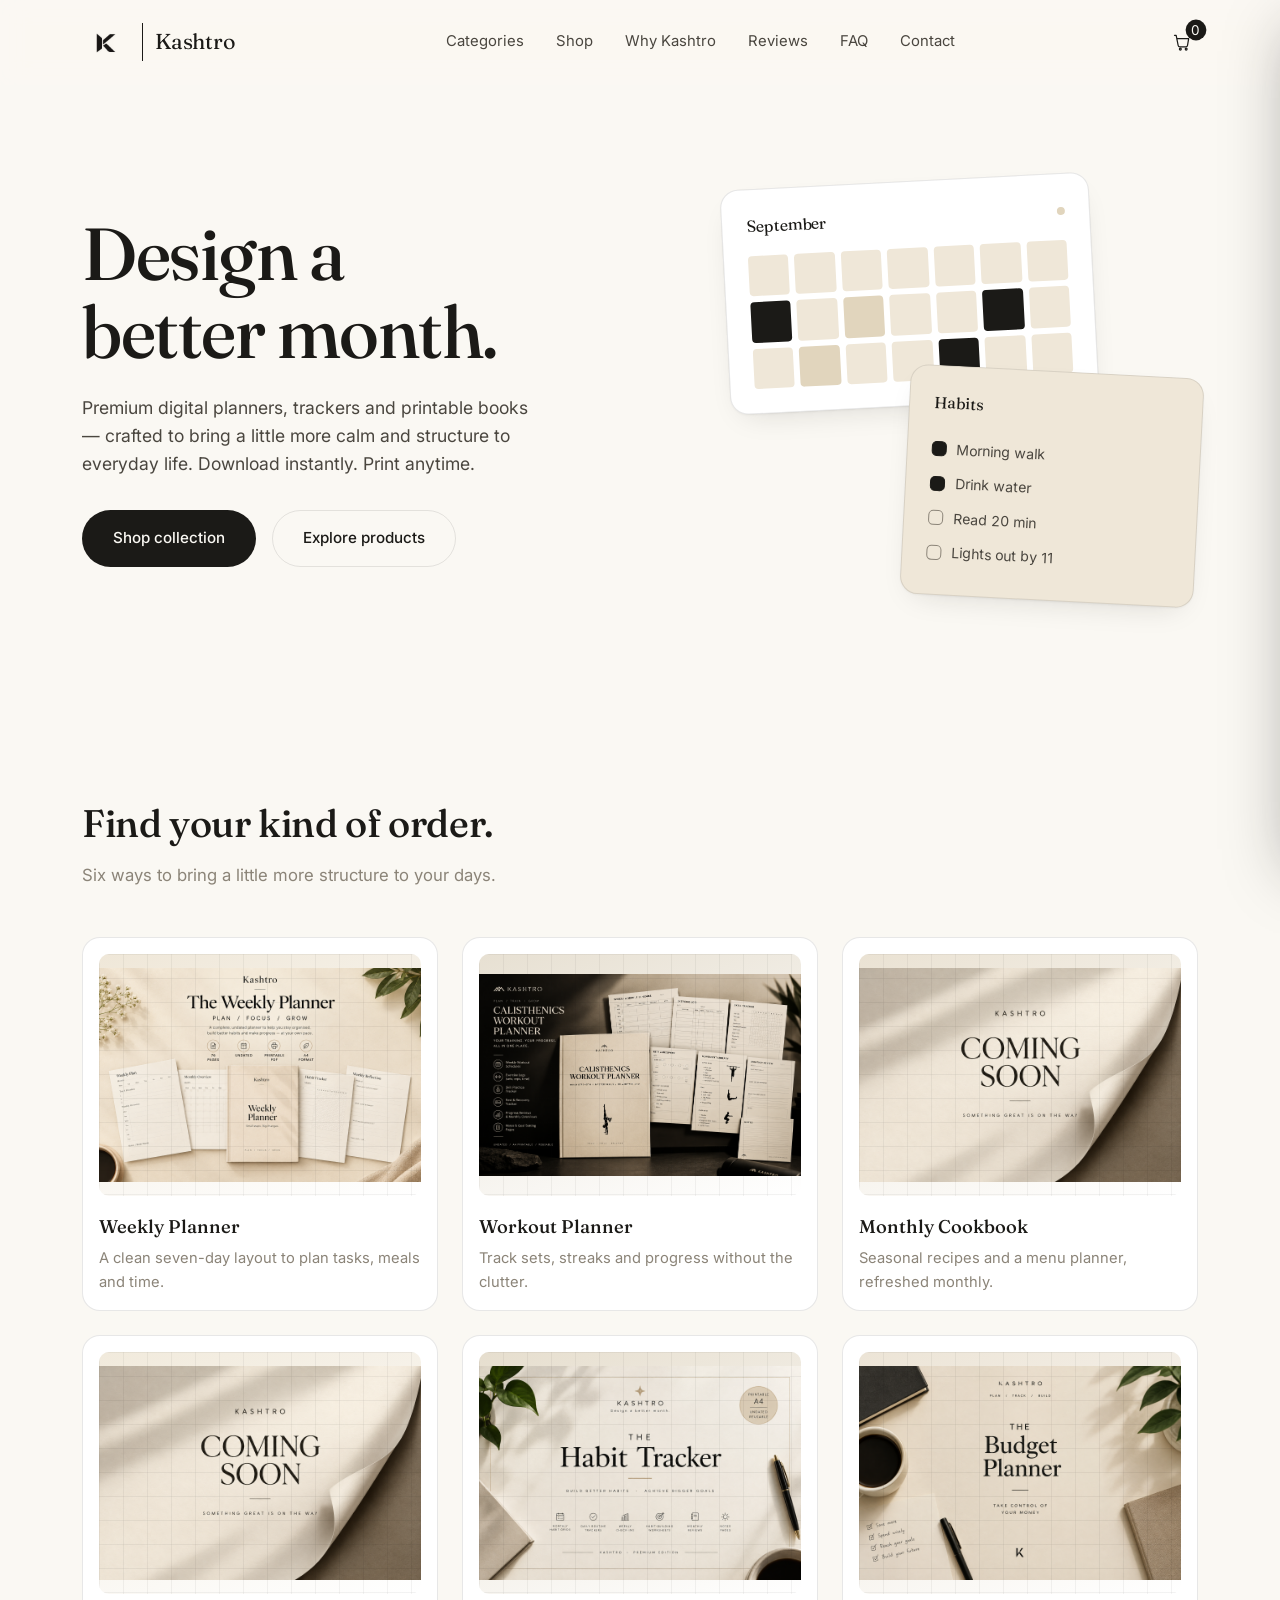
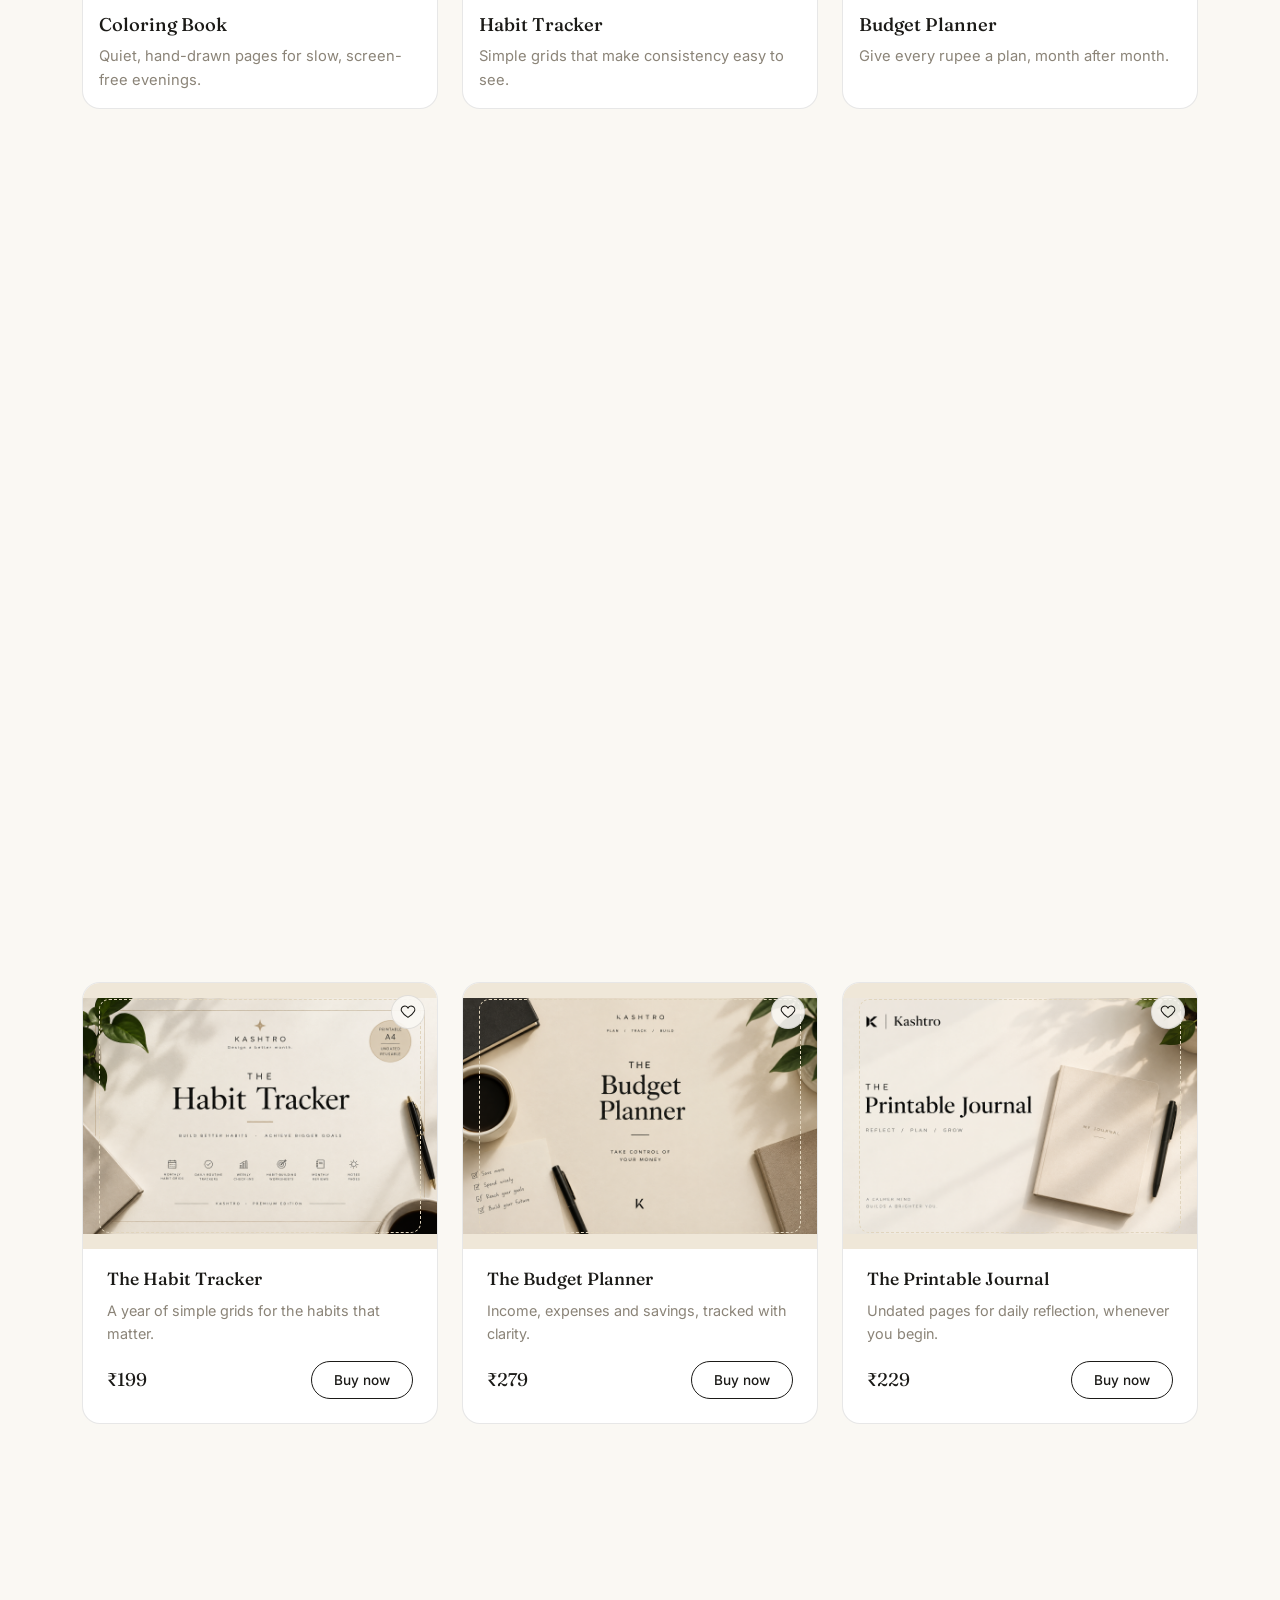
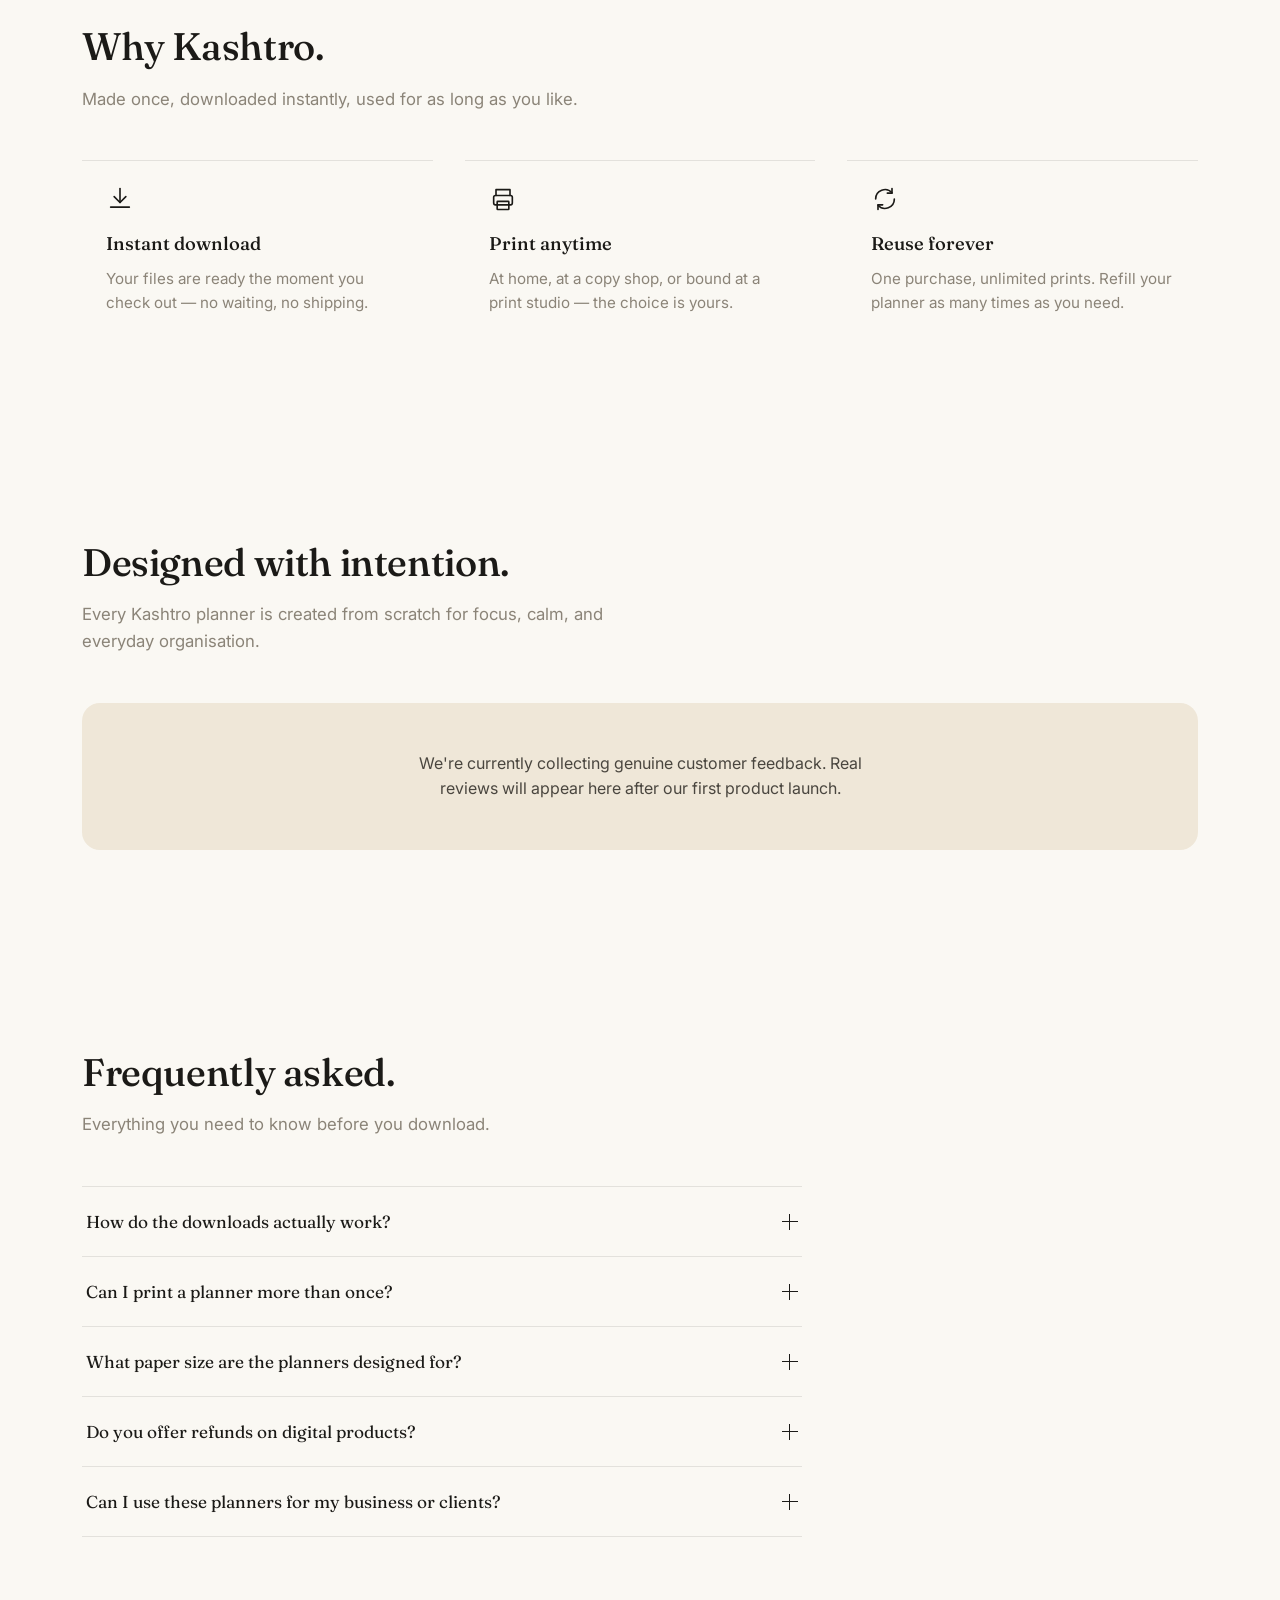
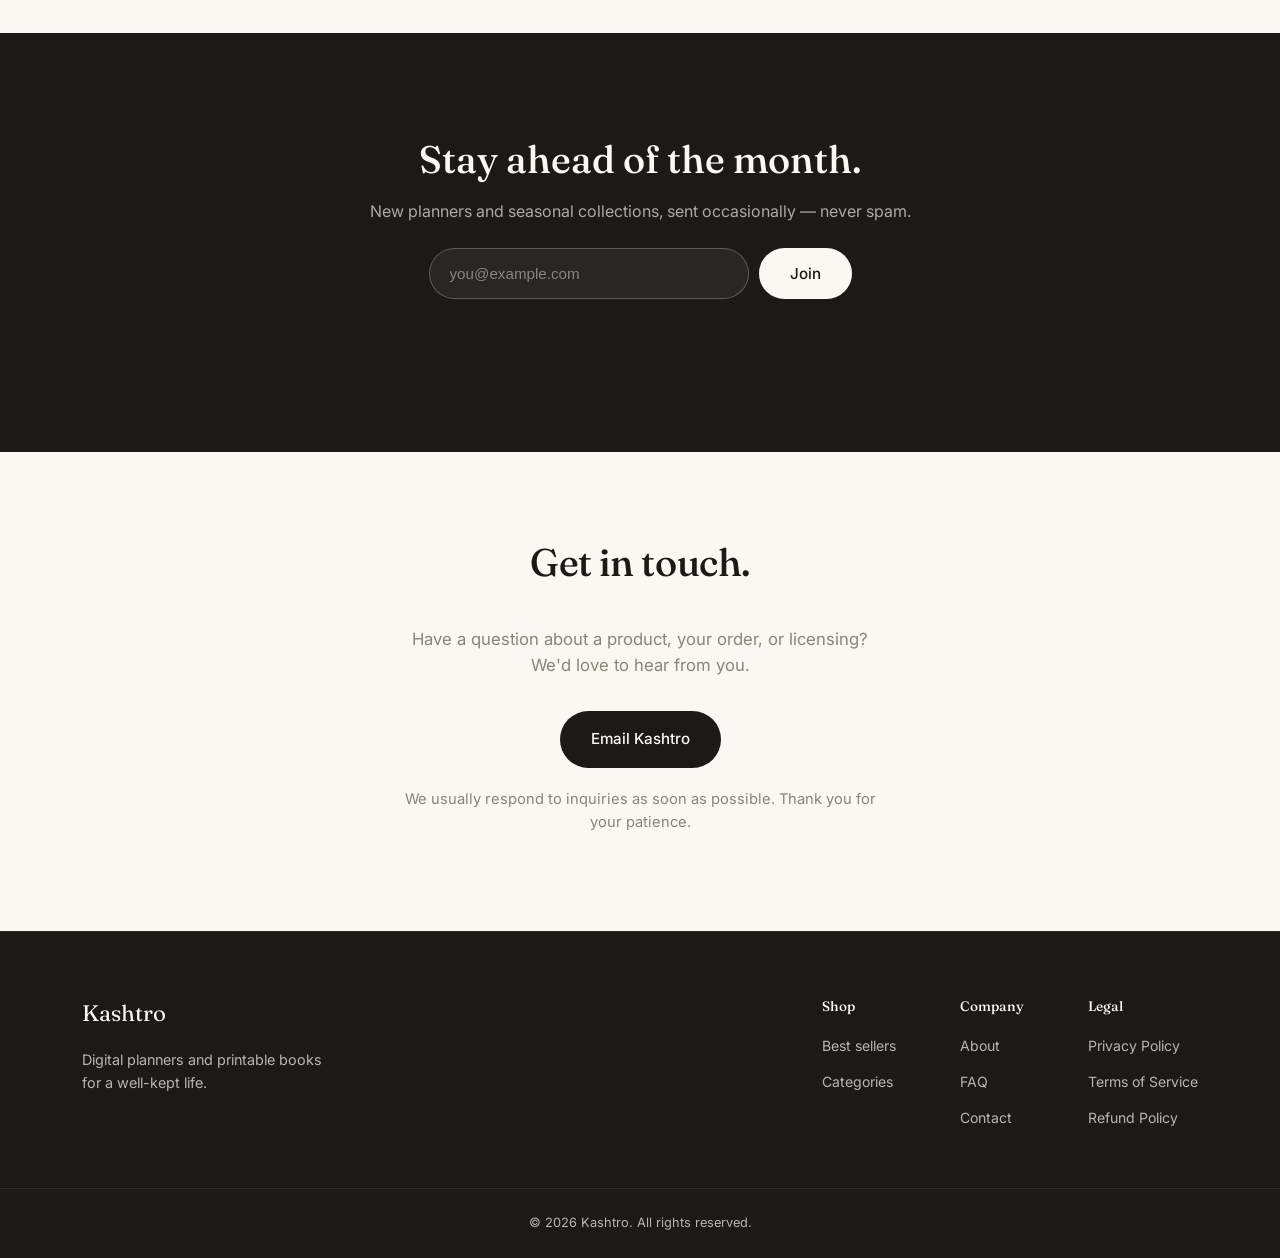
<file: index.html>
<!DOCTYPE html>
<html lang="en">
<head>
  <link rel="icon" type="image/png" href="Favicon.png">
  <meta charset="UTF-8">
  <meta name="viewport" content="width=device-width, initial-scale=1.0">
  <title>Kashtro — Design a better month.</title>
  <meta name="description" content="Kashtro is a digital publishing studio designing premium planners, trackers and printable books for a calmer, better-kept life.">

  <!-- Google Fonts: Fraunces (display serif) + Inter (body/UI). Falls back to system fonts if offline. -->
  <link rel="preconnect" href="https://fonts.googleapis.com">
  <link rel="preconnect" href="https://fonts.gstatic.com" crossorigin>
  <link href="https://fonts.googleapis.com/css2?family=Fraunces:opsz,wght@9..144,400;9..144,500;9..144,600&family=Inter:wght@400;500;600&display=swap" rel="stylesheet">

  <link rel="stylesheet" href="style.css">
</head>
<body>

  <a class="skip-link" href="#main">Skip to content</a>

  <!-- ============ HEADER / STICKY NAV ============ -->
  <header class="site-header" id="siteHeader">
    <div class="nav-wrap">
      <a href="#hero" class="logo" data-scroll>
        <img src="Kashtro-K-Logo.png" alt="" class="logo-icon">
        <span class="logo-divider"></span>
        <span>Kashtro</span>
      </a>

      <nav class="nav-links" id="navLinks">
        <a href="#categories" data-scroll>Categories</a>
        <a href="#bestsellers" data-scroll>Shop</a>
        <a href="#why" data-scroll>Why Kashtro</a>
        <a href="#reviews" data-scroll>Reviews</a>
        <a href="#faq" data-scroll>FAQ</a>
        <a href="#contact" data-scroll>Contact</a>
      </nav>

      <div class="nav-actions">
        <button class="cart-btn" id="cartBtn" aria-label="Open cart" aria-haspopup="true" aria-expanded="false">
          <svg width="20" height="20" viewBox="0 0 24 24" fill="none" stroke="currentColor" stroke-width="1.5">
            <path d="M3 4h2l2.4 12.2a2 2 0 0 0 2 1.6h7.2a2 2 0 0 0 2-1.6L20 8H6.2" stroke-linecap="round" stroke-linejoin="round"/>
            <circle cx="10" cy="20.5" r="1.1"/>
            <circle cx="17" cy="20.5" r="1.1"/>
          </svg>
          <span class="cart-count" id="cartCount">0</span>
        </button>

        <button class="menu-toggle" id="menuToggle" aria-label="Open menu" aria-expanded="false" aria-controls="navLinks">
          <span></span><span></span><span></span>
        </button>
      </div>
    </div>
  </header>

  <main id="main">

    <!-- ============ HERO ============ -->
    <section class="hero" id="hero">
      <div class="hero-inner">
        <div class="hero-copy reveal">
          <h1 class="hero-title">Design a<br>better month.</h1>
          <p class="hero-subtitle">
            Premium digital planners, trackers and printable books —
            crafted to bring a little more calm and structure to
            everyday life. Download instantly. Print anytime.
          </p>
          <div class="hero-actions">
            <a href="#bestsellers" class="btn btn-primary" data-scroll>Shop collection</a>
            <a href="#categories" class="btn btn-secondary" data-scroll>Explore products</a>
          </div>
        </div>

        <!-- Hero visual: a built, not photographed, planner mockup -->
        <div class="hero-visual reveal">
          <div class="mock-card mock-calendar" aria-hidden="true">
            <div class="mock-card-head">
              <span>September</span>
              <span class="mock-dot"></span>
            </div>
            <div class="mock-grid">
              <span></span><span></span><span></span><span></span><span></span><span></span><span></span>
              <span class="filled"></span><span></span><span class="filled soft"></span><span></span><span></span><span class="filled"></span><span></span>
              <span></span><span class="filled soft"></span><span></span><span></span><span class="filled"></span><span></span><span></span>
            </div>
          </div>
          <div class="mock-card mock-checklist" aria-hidden="true">
            <div class="mock-card-head">
              <span>Habits</span>
            </div>
            <ul class="mock-list">
              <li><span class="mock-check checked"></span>Morning walk</li>
              <li><span class="mock-check checked"></span>Drink water</li>
              <li><span class="mock-check"></span>Read 20 min</li>
              <li><span class="mock-check"></span>Lights out by 11</li>
            </ul>
          </div>
        </div>
      </div>
    </section>

    <!-- ============ FEATURED CATEGORIES ============ -->
    <section class="categories" id="categories">
      <div class="section-head reveal">
        <h2>Find your kind of order.</h2>
        <p>Six ways to bring a little more structure to your days.</p>
      </div>

      <div class="category-grid">

        <article class="category-card reveal" data-goto-collection="study">
          <div class="category-image" style="--tint:#EFE7D8;">
            <img src="Weekly-planner-cover.png" alt="Kashtro The Weekly Planner">
          </div>
          <h3>Weekly Planner</h3>
          <p>A clean seven-day layout to plan tasks, meals and time.</p>
        </article>

        <article class="category-card reveal" data-goto-collection="fitness">
          <div class="category-image" style="--tint:#E7E0D2;">
            <img src="Calisthenics-Workout-Planner-Cover.png" alt="Kashtro The Workout Planner">
          </div>
          <h3>Workout Planner</h3>
          <p>Track sets, streaks and progress without the clutter.</p>
        </article>

        <article class="category-card reveal" data-goto-collection="home">
          <div class="category-image" style="--tint:#EAE2D3;">
            <img src="Coming-Soon.png" alt="Kashtro Coming Soon" class="explore-coming-soon">
          </div>
          <h3>Monthly Cookbook</h3>
          <p>Seasonal recipes and a menu planner, refreshed monthly.</p>
        </article>

        <article class="category-card reveal" data-goto-collection="life">
          <div class="category-image" style="--tint:#F1EADC;">
            <img src="Coming-Soon.png" alt="Kashtro Coming Soon" class="explore-coming-soon">
          </div>
          <h3>Coloring Book</h3>
          <p>Quiet, hand-drawn pages for slow, screen-free evenings.</p>
        </article>

        <article class="category-card reveal" data-goto-collection="fitness">
          <div class="category-image" style="--tint:#E6DECE;">
            <img src="Habit-Tracker-Cover.png" alt="Kashtro The Habit Tracker">
          </div>
          <h3>Habit Tracker</h3>
          <p>Simple grids that make consistency easy to see.</p>
        </article>

        <article class="category-card reveal" data-goto-collection="home">
          <div class="category-image" style="--tint:#ECE4D6;">
            <img src="Budget-Planner-Cover.png" alt="Kashtro The Budget Planner">
          </div>
          <h3>Budget Planner</h3>
          <p>Give every rupee a plan, month after month.</p>
        </article>

      </div>
    </section>

    <!-- ============ BEST SELLERS ============ -->
    <section class="bestsellers" id="bestsellers">
      <div class="section-head reveal">
        <h2>Best sellers.</h2>
        <p>The six products people come back for.</p>
      </div>

      <!-- Collections filter + search -->
      <div class="shop-controls reveal">
        <div class="filter-pills" id="filterPills" role="group" aria-label="Filter by collection">
          <button class="filter-pill active" data-filter="all" type="button">All</button>
          <button class="filter-pill" data-filter="study" type="button">Study</button>
          <button class="filter-pill" data-filter="fitness" type="button">Fitness</button>
          <button class="filter-pill" data-filter="home" type="button">Home</button>
          <button class="filter-pill" data-filter="life" type="button">Life</button>
        </div>
        <div class="search-wrap">
          <svg width="16" height="16" viewBox="0 0 24 24" fill="none" stroke="currentColor" stroke-width="1.6" aria-hidden="true">
            <circle cx="11" cy="11" r="7"/>
            <path d="M20 20l-3.5-3.5" stroke-linecap="round"/>
          </svg>
          <input type="search" id="productSearch" class="search-input" placeholder="Search products" aria-label="Search products">
        </div>
      </div>

      <p class="empty-state" id="emptyState" hidden>No products match your search just yet. Try another word or collection.</p>

      <div class="product-grid" id="productGrid">

        <article class="product-card reveal" data-id="weekly-planner" data-product="The Weekly Planner" data-price="299" data-price-usd="4.99" data-collections="study" tabindex="0">
          <div class="product-image">
            <img src="Weekly-planner-cover.png" alt="Kashtro The Weekly Planner">
            <button class="fav-btn" data-fav aria-label="Save The Weekly Planner to favorites" aria-pressed="false">
              <svg viewBox="0 0 24 24" fill="none" stroke="currentColor" stroke-width="1.6"><path d="M12 20s-7.2-4.4-9.6-9A5.4 5.4 0 0 1 12 6a5.4 5.4 0 0 1 9.6 5c-2.4 4.6-9.6 9-9.6 9z"/></svg>
            </button>
          </div>
          <div class="product-body">
            <h3>The Weekly Planner</h3>
            <p>70 pages of clean, printable layouts for planning, habits and reflection.</p>
            <div class="product-foot">
              <span class="price" data-price-id="weekly-planner">₹299</span>
              <button class="btn btn-buy" data-buy>Buy now</button>
            </div>
          </div>
        </article>

        <article class="product-card reveal" data-id="monthly-planner" data-product="The Monthly Planner" data-price="349" data-price-usd="5.99" data-collections="study home" tabindex="0">
          <div class="product-image">
            <img src="Monthly-planner-cover.png" alt="Kashtro The Monthly Planner">
            <button class="fav-btn" data-fav aria-label="Save The Monthly Planner to favorites" aria-pressed="false">
              <svg viewBox="0 0 24 24" fill="none" stroke="currentColor" stroke-width="1.6"><path d="M12 20s-7.2-4.4-9.6-9A5.4 5.4 0 0 1 12 6a5.4 5.4 0 0 1 9.6 5c-2.4 4.6-9.6 9-9.6 9z"/></svg>
            </button>
          </div>
          <div class="product-body">
            <h3>The Monthly Planner</h3>
            <p>A full year of monthly spreads to see the bigger picture.</p>
            <div class="product-foot">
              <span class="price" data-price-id="monthly-planner">₹349</span>
              <button class="btn btn-buy" data-buy>Buy now</button>
            </div>
          </div>
        </article>

        <article class="product-card reveal" data-id="workout-planner" data-product="The Workout Planner" data-price="249" data-price-usd="4.49" data-collections="fitness" tabindex="0">
          <div class="product-image">
            <img src="Calisthenics-Workout-Planner-Cover.png" alt="Kashtro Calisthenics Workout Planner">
            <button class="fav-btn" data-fav aria-label="Save The Workout Planner to favorites" aria-pressed="false">
              <svg viewBox="0 0 24 24" fill="none" stroke="currentColor" stroke-width="1.6"><path d="M12 20s-7.2-4.4-9.6-9A5.4 5.4 0 0 1 12 6a5.4 5.4 0 0 1 9.6 5c-2.4 4.6-9.6 9-9.6 9z"/></svg>
            </button>
          </div>
          <div class="product-body">
            <h3>The Workout Planner</h3>
            <p>Log sessions, sets and streaks in one calm layout.</p>
            <div class="product-foot">
              <span class="price" data-price-id="workout-planner">₹249</span>
              <button class="btn btn-buy" data-buy>Buy now</button>
            </div>
          </div>
        </article>

        <article class="product-card reveal" data-id="habit-tracker" data-product="The Habit Tracker" data-price="199" data-price-usd="3.99" data-collections="fitness life" tabindex="0">
          <div class="product-image">
            <img src="Habit-Tracker-Cover.png" alt="Kashtro The Habit Tracker">
            <button class="fav-btn" data-fav aria-label="Save The Habit Tracker to favorites" aria-pressed="false">
              <svg viewBox="0 0 24 24" fill="none" stroke="currentColor" stroke-width="1.6"><path d="M12 20s-7.2-4.4-9.6-9A5.4 5.4 0 0 1 12 6a5.4 5.4 0 0 1 9.6 5c-2.4 4.6-9.6 9-9.6 9z"/></svg>
            </button>
          </div>
          <div class="product-body">
            <h3>The Habit Tracker</h3>
            <p>A year of simple grids for the habits that matter.</p>
            <div class="product-foot">
              <span class="price" data-price-id="habit-tracker">₹199</span>
              <button class="btn btn-buy" data-buy>Buy now</button>
            </div>
          </div>
        </article>

        <article class="product-card reveal" data-id="budget-planner" data-product="The Budget Planner" data-price="279" data-price-usd="4.49" data-collections="home" tabindex="0">
          <div class="product-image">
            <img src="Budget-Planner-Cover.png" alt="Kashtro The Budget Planner">
            <button class="fav-btn" data-fav aria-label="Save The Budget Planner to favorites" aria-pressed="false">
              <svg viewBox="0 0 24 24" fill="none" stroke="currentColor" stroke-width="1.6"><path d="M12 20s-7.2-4.4-9.6-9A5.4 5.4 0 0 1 12 6a5.4 5.4 0 0 1 9.6 5c-2.4 4.6-9.6 9-9.6 9z"/></svg>
            </button>
          </div>
          <div class="product-body">
            <h3>The Budget Planner</h3>
            <p>Income, expenses and savings, tracked with clarity.</p>
            <div class="product-foot">
              <span class="price" data-price-id="budget-planner">₹279</span>
              <button class="btn btn-buy" data-buy>Buy now</button>
            </div>
          </div>
        </article>

        <article class="product-card reveal" data-id="printable-journal" data-product="The Printable Journal" data-price="229" data-price-usd="3.99" data-collections="study life" tabindex="0">
          <div class="product-image">
            <img src="Printable-Journal-cover.png" alt="Kashtro The Printable Journal">
            <button class="fav-btn" data-fav aria-label="Save The Printable Journal to favorites" aria-pressed="false">
              <svg viewBox="0 0 24 24" fill="none" stroke="currentColor" stroke-width="1.6"><path d="M12 20s-7.2-4.4-9.6-9A5.4 5.4 0 0 1 12 6a5.4 5.4 0 0 1 9.6 5c-2.4 4.6-9.6 9-9.6 9z"/></svg>
            </button>
          </div>
          <div class="product-body">
            <h3>The Printable Journal</h3>
            <p>Undated pages for daily reflection, whenever you begin.</p>
            <div class="product-foot">
              <span class="price" data-price-id="printable-journal">₹229</span>
              <button class="btn btn-buy" data-buy>Buy now</button>
            </div>
          </div>
        </article>

      </div>
    </section>

    <!-- ============ WHY KASHTRO ============ -->
    <section class="why" id="why">
      <div class="section-head reveal">
        <h2>Why Kashtro.</h2>
        <p>Made once, downloaded instantly, used for as long as you like.</p>
      </div>

      <div class="why-grid">

        <div class="why-item reveal">
          <span class="why-icon">
            <svg width="28" height="28" viewBox="0 0 24 24" fill="none" stroke="currentColor" stroke-width="1.4">
              <path d="M12 3v12" stroke-linecap="round"/>
              <path d="M7 10l5 5 5-5" stroke-linecap="round" stroke-linejoin="round"/>
              <path d="M4 19h16" stroke-linecap="round"/>
            </svg>
          </span>
          <h3>Instant download</h3>
          <p>Your files are ready the moment you check out — no waiting, no shipping.</p>
        </div>

        <div class="why-item reveal">
          <span class="why-icon">
            <svg width="28" height="28" viewBox="0 0 24 24" fill="none" stroke="currentColor" stroke-width="1.4">
              <path d="M6 9V4h12v5" stroke-linecap="round" stroke-linejoin="round"/>
              <rect x="4" y="9" width="16" height="8" rx="1.5"/>
              <rect x="7" y="14" width="10" height="7" rx="0.5"/>
            </svg>
          </span>
          <h3>Print anytime</h3>
          <p>At home, at a copy shop, or bound at a print studio — the choice is yours.</p>
        </div>

        <div class="why-item reveal">
          <span class="why-icon">
            <svg width="28" height="28" viewBox="0 0 24 24" fill="none" stroke="currentColor" stroke-width="1.4">
              <path d="M4 12a8 8 0 0 1 14-5.3M20 12a8 8 0 0 1-14 5.3" stroke-linecap="round"/>
              <path d="M18 3v4h-4M6 21v-4h4" stroke-linecap="round" stroke-linejoin="round"/>
            </svg>
          </span>
          <h3>Reuse forever</h3>
          <p>One purchase, unlimited prints. Refill your planner as many times as you need.</p>
        </div>

      </div>
    </section>

    <!-- ============ REVIEWS ============ -->
    <!-- Placeholder only — no invented testimonials. Replace the
         single .testimonial-placeholder card below with real
         .testimonial-card entries (see privacy-policy.html-era
         markup in version history) once genuine reviews are in. -->
    <section class="testimonials" id="reviews">
  <div class="section-head reveal">
    <h2>Designed with intention.</h2>
    <p>Every Kashtro planner is created from scratch for focus, calm, and everyday organisation.</p>
  </div>

  <div class="testimonial-grid">
    <div class="testimonial-placeholder reveal">
      <p>
        We're currently collecting genuine customer feedback.
        Real reviews will appear here after our first product launch.
      </p>
    </div>
  </div>
</section>

    <!-- ============ FAQ ============ -->
    <section class="faq" id="faq">
      <div class="section-head reveal">
        <h2>Frequently asked.</h2>
        <p>Everything you need to know before you download.</p>
      </div>

      <div class="faq-list">

        <div class="faq-item reveal">
          <button class="faq-question" aria-expanded="false">
            <span>How do the downloads actually work?</span>
            <span class="faq-icon" aria-hidden="true"></span>
          </button>
          <div class="faq-answer">
            <p>After checkout, your planner is available instantly as a PDF download. No shipping, no waiting — print it the same day if you like.</p>
          </div>
        </div>

        <div class="faq-item reveal">
          <button class="faq-question" aria-expanded="false">
            <span>Can I print a planner more than once?</span>
            <span class="faq-icon" aria-hidden="true"></span>
          </button>
          <div class="faq-answer">
            <p>Yes. Every purchase is yours to keep and reprint as many times as you need, for as long as you need it.</p>
          </div>
        </div>

        <div class="faq-item reveal">
          <button class="faq-question" aria-expanded="false">
            <span>What paper size are the planners designed for?</span>
            <span class="faq-icon" aria-hidden="true"></span>
          </button>
          <div class="faq-answer">
            <p>All Kashtro products are laid out for A4 and US Letter, so they print cleanly on almost any home or shop printer.</p>
          </div>
        </div>

        <div class="faq-item reveal">
          <button class="faq-question" aria-expanded="false">
            <span>Do you offer refunds on digital products?</span>
            <span class="faq-icon" aria-hidden="true"></span>
          </button>
          <div class="faq-answer">
            <p>Due to the nature of instant digital downloads, all sales are final once payment has been completed and your files have been delivered. If you experience a technical issue with your order, we'll happily help resolve it.</p>
          </div>
        </div>

        <div class="faq-item reveal">
          <button class="faq-question" aria-expanded="false">
            <span>Can I use these planners for my business or clients?</span>
            <span class="faq-icon" aria-hidden="true"></span>
          </button>
          <div class="faq-answer">
            <p>Kashtro products are licensed for personal use. For commercial or resale licensing, reach out through the contact form below.</p>
          </div>
        </div>

      </div>
    </section>

    <!-- ============ NEWSLETTER ============ -->
    <section class="newsletter" id="newsletter">
      <div class="newsletter-inner reveal">
        <h2>Stay ahead of the month.</h2>
        <p>New planners and seasonal collections, sent occasionally — never spam.</p>

        <form class="newsletter-form" id="newsletterForm" novalidate>
          <input
            type="email"
            id="newsletterEmail"
            class="newsletter-input"
            placeholder="you@example.com"
            aria-label="Email address"
            required>
          <button type="submit" class="btn btn-primary">Join</button>
        </form>
        <p class="form-message" id="formMessage" role="status" aria-live="polite"></p>
      </div>
    </section>

   <!-- ============ CONTACT ============ -->
<section class="contact" id="contact">
  <div class="contact-inner">

    <div class="section-head">
      <h2>Get in touch.</h2>
      <p>
        Have a question about a product, your order,
        or licensing? We'd love to hear from you.
      </p>
    </div>

    <a href="mailto:Kashtrostudio@gmail.com"
       class="btn btn-primary contact-email-btn">
      Email Kashtro
    </a>

    <p class="contact-note">
      We usually respond to inquiries as soon as possible. Thank you for your patience.
    </p>

  </div>
</section>
    
  <!-- ============ FOOTER ============ -->
  <footer class="site-footer">
    <div class="footer-inner">
      <div class="footer-brand">
        <p class="footer-logo">Kashtro</p>
        <p class="footer-tagline">Digital planners and printable books for a well-kept life.</p>
      </div>

      <div class="footer-links">
        <div class="footer-col">
          <h4>Shop</h4>
          <ul>
            <li><a href="#bestsellers" data-scroll>Best sellers</a></li>
            <li><a href="#categories" data-scroll>Categories</a></li>
          </ul>
        </div>
        <div class="footer-col">
          <h4>Company</h4>
          <ul>
            <li><a href="#why" data-scroll>About</a></li>
            <li><a href="#faq" data-scroll>FAQ</a></li>
            <li><a href="#contact" data-scroll>Contact</a></li>
          </ul>
        </div>
        <div class="footer-col">
          <h4>Legal</h4>
          <ul>
            <li><a href="privacy-policy.html">Privacy Policy</a></li>
            <li><a href="terms.html">Terms of Service</a></li>
            <li><a href="refund-policy.html">Refund Policy</a></li>
          </ul>
        </div>
      </div>
    </div>
    <div class="footer-bottom">
      <p>© 2026 Kashtro. All rights reserved.</p>
    </div>
  </footer>

  <!-- ============ CART DRAWER ============ -->
  <div class="drawer-overlay" id="cartOverlay"></div>
  <aside class="cart-drawer" id="cartDrawer" aria-hidden="true" aria-label="Shopping cart">
    <div class="cart-drawer-head">
      <h3>Your cart</h3>
      <button class="drawer-close" id="cartClose" aria-label="Close cart">
        <svg width="18" height="18" viewBox="0 0 24 24" fill="none" stroke="currentColor" stroke-width="1.6"><path d="M5 5l14 14M19 5L5 19" stroke-linecap="round"/></svg>
      </button>
    </div>

    <div class="cart-items" id="cartItems">
      <!-- Cart line items are injected here by script.js -->
    </div>

    <p class="cart-empty" id="cartEmpty">Your cart is empty. Explore the collection and add something you'll love.</p>

    <div class="cart-drawer-foot">
      <div class="cart-subtotal">
        <span>Subtotal</span>
        <span id="cartSubtotal">₹0</span>
      </div>
      <a href="checkout.html" class="btn btn-primary cart-checkout-btn" id="cartCheckoutBtn">Checkout</a>
      <p class="cart-note">
  Secure checkout • Instant PDF download after payment
</p>
    </div>
  </aside>

  <!-- ============ PRODUCT DETAIL MODAL ============ -->
  <div class="drawer-overlay" id="modalOverlay"></div>
  <div class="product-modal" id="productModal" role="dialog" aria-modal="true" aria-hidden="true" aria-labelledby="modalTitle">
    <button class="drawer-close modal-close" id="modalClose" aria-label="Close product details">
      <svg width="18" height="18" viewBox="0 0 24 24" fill="none" stroke="currentColor" stroke-width="1.6"><path d="M5 5l14 14M19 5L5 19" stroke-linecap="round"/></svg>
    </button>

    <div class="modal-grid">
      <div class="modal-gallery">
        <div class="gallery-viewport" id="galleryViewport"></div>
        <div class="gallery-controls">
          <button class="gallery-nav" id="galleryPrev" aria-label="Previous page">
            <svg width="16" height="16" viewBox="0 0 24 24" fill="none" stroke="currentColor" stroke-width="1.8"><path d="M15 5l-7 7 7 7" stroke-linecap="round" stroke-linejoin="round"/></svg>
          </button>
          <div class="gallery-dots" id="galleryDots"></div>
          <button class="gallery-nav" id="galleryNext" aria-label="Next page">
            <svg width="16" height="16" viewBox="0 0 24 24" fill="none" stroke="currentColor" stroke-width="1.8"><path d="M9 5l7 7-7 7" stroke-linecap="round" stroke-linejoin="round"/></svg>
          </button>
        </div>
        <p class="gallery-caption" id="galleryCaption">Page 1 of 8</p>
      </div>

      <div class="modal-info">
        <h3 id="modalTitle"></h3>
        <p class="modal-description" id="modalDescription"></p>
        <div class="modal-price" id="modalPrice"></div>
        <div class="modal-actions">
          <button class="btn btn-primary" id="modalAddToCart">Add to cart</button>
          <button class="fav-btn modal-fav-btn" id="modalFavBtn" aria-label="Save to favorites" aria-pressed="false">
            <svg viewBox="0 0 24 24" fill="none" stroke="currentColor" stroke-width="1.6"><path d="M12 20s-7.2-4.4-9.6-9A5.4 5.4 0 0 1 12 6a5.4 5.4 0 0 1 9.6 5c-2.4 4.6-9.6 9-9.6 9z"/></svg>
          </button>
        </div>
        <ul class="modal-meta">
          <li>Instant PDF download</li>
          <li>A4 &amp; US Letter, print-ready</li>
          <li>Unlimited personal reprints</li>
        </ul>
      </div>
    </div>
  </div>

  <!-- Toast for cart / favorites feedback -->
  <div class="toast" id="toast"></div>

  <script src="script.js"></script>
</body>
</html>
</file>
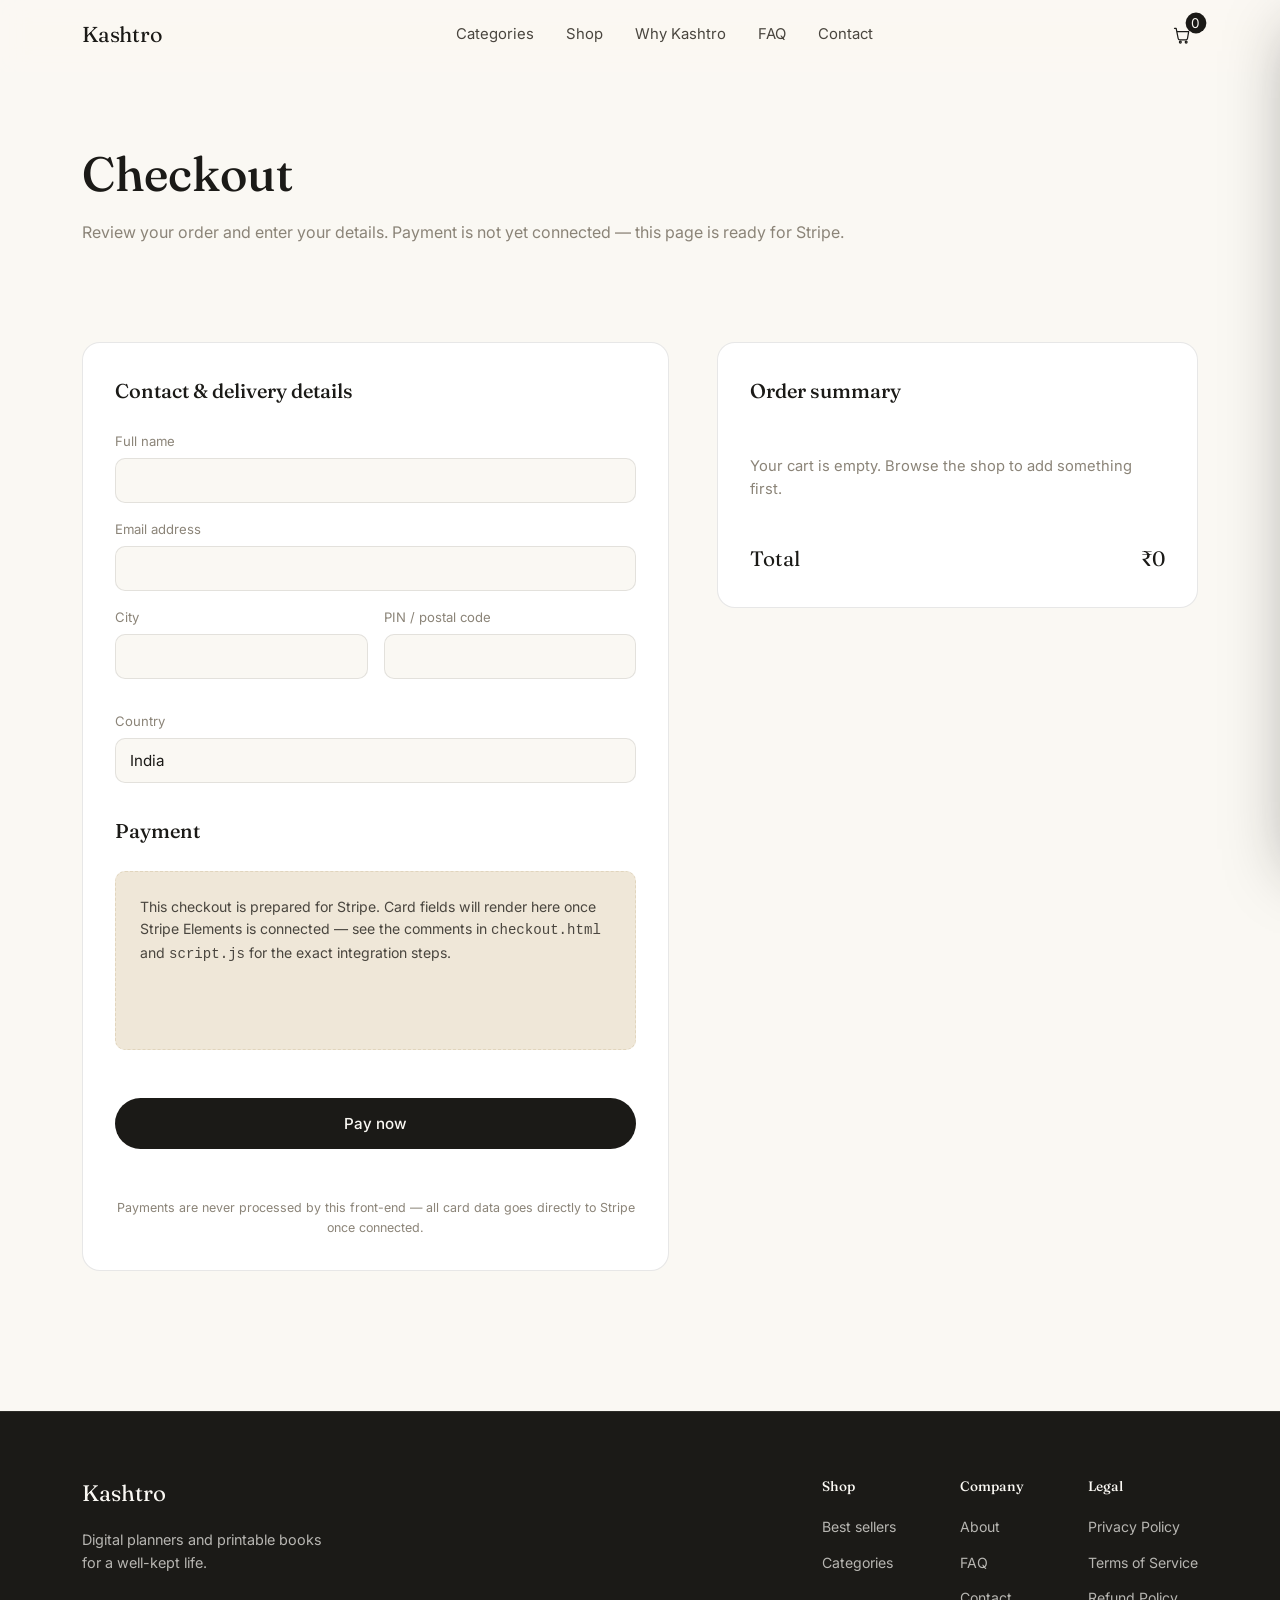
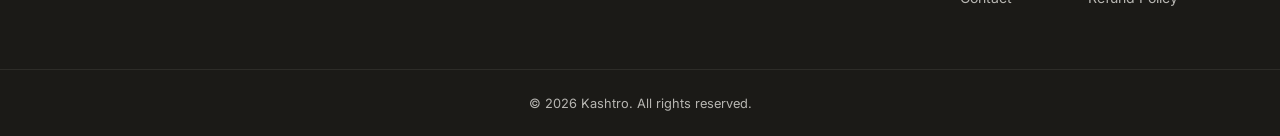
<file: checkout.html>
<!DOCTYPE html>
<html lang="en">
<head>
  <meta charset="UTF-8">
  <meta name="viewport" content="width=device-width, initial-scale=1.0">
  <title>Checkout — Kashtro</title>
  <meta name="description" content="Complete your Kashtro order.">

  <link rel="preconnect" href="https://fonts.googleapis.com">
  <link rel="preconnect" href="https://fonts.gstatic.com" crossorigin>
  <link href="https://fonts.googleapis.com/css2?family=Fraunces:opsz,wght@9..144,400;9..144,500;9..144,600&family=Inter:wght@400;500;600&display=swap" rel="stylesheet">

  <link rel="stylesheet" href="style.css">

  <!--
    STRIPE INTEGRATION POINT
    Uncomment the line below once you have a Stripe account and a
    backend/serverless function ready to create PaymentIntents.
    <script src="https://js.stripe.com/v3/"></script>
  -->
</head>
<body>

  <a class="skip-link" href="#main">Skip to content</a>

  <header class="site-header" id="siteHeader">
    <div class="nav-wrap">
      <a href="index.html" class="logo">Kashtro</a>
      <nav class="nav-links" id="navLinks">
        <a href="index.html#categories">Categories</a>
        <a href="index.html#bestsellers">Shop</a>
        <a href="index.html#why">Why Kashtro</a>
        <a href="index.html#faq">FAQ</a>
        <a href="index.html#contact">Contact</a>
      </nav>
      <div class="nav-actions">
        <button class="cart-btn" id="cartBtn" aria-label="Open cart" aria-haspopup="true" aria-expanded="false">
          <svg width="20" height="20" viewBox="0 0 24 24" fill="none" stroke="currentColor" stroke-width="1.5">
            <path d="M3 4h2l2.4 12.2a2 2 0 0 0 2 1.6h7.2a2 2 0 0 0 2-1.6L20 8H6.2" stroke-linecap="round" stroke-linejoin="round"/>
            <circle cx="10" cy="20.5" r="1.1"/>
            <circle cx="17" cy="20.5" r="1.1"/>
          </svg>
          <span class="cart-count" id="cartCount">0</span>
        </button>
        <button class="menu-toggle" id="menuToggle" aria-label="Open menu" aria-expanded="false" aria-controls="navLinks">
          <span></span><span></span><span></span>
        </button>
      </div>
    </div>
  </header>

  <main id="main">
    <div class="page-hero">
      <h1>Checkout</h1>
      <p>Review your order and enter your details. Payment is not yet connected — this page is ready for Stripe.</p>
    </div>

    <form class="checkout" id="checkoutForm">
      <div class="checkout-form-card">
        <h2>Contact &amp; delivery details</h2>

        <div class="form-field">
          <label for="fullName">Full name</label>
          <input type="text" id="fullName" name="fullName" required>
        </div>
        <div class="form-field">
          <label for="email">Email address</label>
          <input type="email" id="email" name="email" required>
        </div>
        <div class="form-row">
          <div class="form-field">
            <label for="city">City</label>
            <input type="text" id="city" name="city" required>
          </div>
          <div class="form-field">
            <label for="postalCode">PIN / postal code</label>
            <input type="text" id="postalCode" name="postalCode" required>
          </div>
        </div>
        <div class="form-field">
          <label for="country">Country</label>
          <input type="text" id="country" name="country" value="India" required>
        </div>

        <h2 style="margin-top: var(--space-4);">Payment</h2>
        <div class="payment-block">
          This checkout is prepared for Stripe. Card fields will render here once Stripe Elements is connected — see the comments in <code>checkout.html</code> and <code>script.js</code> for the exact integration steps.
          <div id="stripe-payment-element" aria-hidden="true"></div>
        </div>

        <button type="submit" class="btn btn-primary pay-btn">Pay now</button>
        <p class="form-message" id="checkoutMessage" role="status" aria-live="polite"></p>
        <p class="secure-note">Payments are never processed by this front-end — all card data goes directly to Stripe once connected.</p>
      </div>

      <div class="checkout-summary">
        <h2>Order summary</h2>
        <div id="checkoutItems"><!-- injected by script.js --></div>
        <div class="checkout-total">
          <span>Total</span>
          <span id="checkoutTotal">₹0</span>
        </div>
      </div>
    </form>
  </main>

  <footer class="site-footer">
    <div class="footer-inner">
      <div class="footer-brand">
        <p class="footer-logo"> Kashtro</p>
        <p class="footer-tagline">Digital planners and printable books for a well-kept life.</p>
      </div>
      <div class="footer-links">
        <div class="footer-col">
          <h4>Shop</h4>
          <ul>
            <li><a href="index.html#bestsellers">Best sellers</a></li>
            <li><a href="index.html#categories">Categories</a></li>
          </ul>
        </div>
        <div class="footer-col">
          <h4>Company</h4>
          <ul>
            <li><a href="index.html#why">About</a></li>
            <li><a href="index.html#faq">FAQ</a></li>
            <li><a href="index.html#contact">Contact</a></li>
          </ul>
        </div>
        <div class="footer-col">
          <h4>Legal</h4>
          <ul>
            <li><a href="privacy-policy.html">Privacy Policy</a></li>
            <li><a href="terms.html">Terms of Service</a></li>
            <li><a href="refund-policy.html">Refund Policy</a></li>
          </ul>
        </div>
      </div>
    </div>
    <div class="footer-bottom">
      <p>© 2026 Kashtro. All rights reserved.</p>
    </div>
  </footer>

  <div class="drawer-overlay" id="cartOverlay"></div>
  <aside class="cart-drawer" id="cartDrawer" aria-hidden="true" aria-label="Shopping cart">
    <div class="cart-drawer-head">
      <h3>Your cart</h3>
      <button class="drawer-close" id="cartClose" aria-label="Close cart">
        <svg width="18" height="18" viewBox="0 0 24 24" fill="none" stroke="currentColor" stroke-width="1.6"><path d="M5 5l14 14M19 5L5 19" stroke-linecap="round"/></svg>
      </button>
    </div>
    <div class="cart-items" id="cartItems"></div>
    <p class="cart-empty" id="cartEmpty">Your cart is empty. Explore the collection and add something you'll love.</p>
    <div class="cart-drawer-foot">
      <div class="cart-subtotal"><span>Subtotal</span><span id="cartSubtotal">₹0</span></div>
      <a href="checkout.html" class="btn btn-primary cart-checkout-btn" id="cartCheckoutBtn">Checkout</a>
      <p class="cart-note">Taxes and download links calculated at checkout.</p>
    </div>
  </aside>

  <div class="toast" id="toast"></div>

  <script src="script.js"></script>
</body>
</html>
</file>
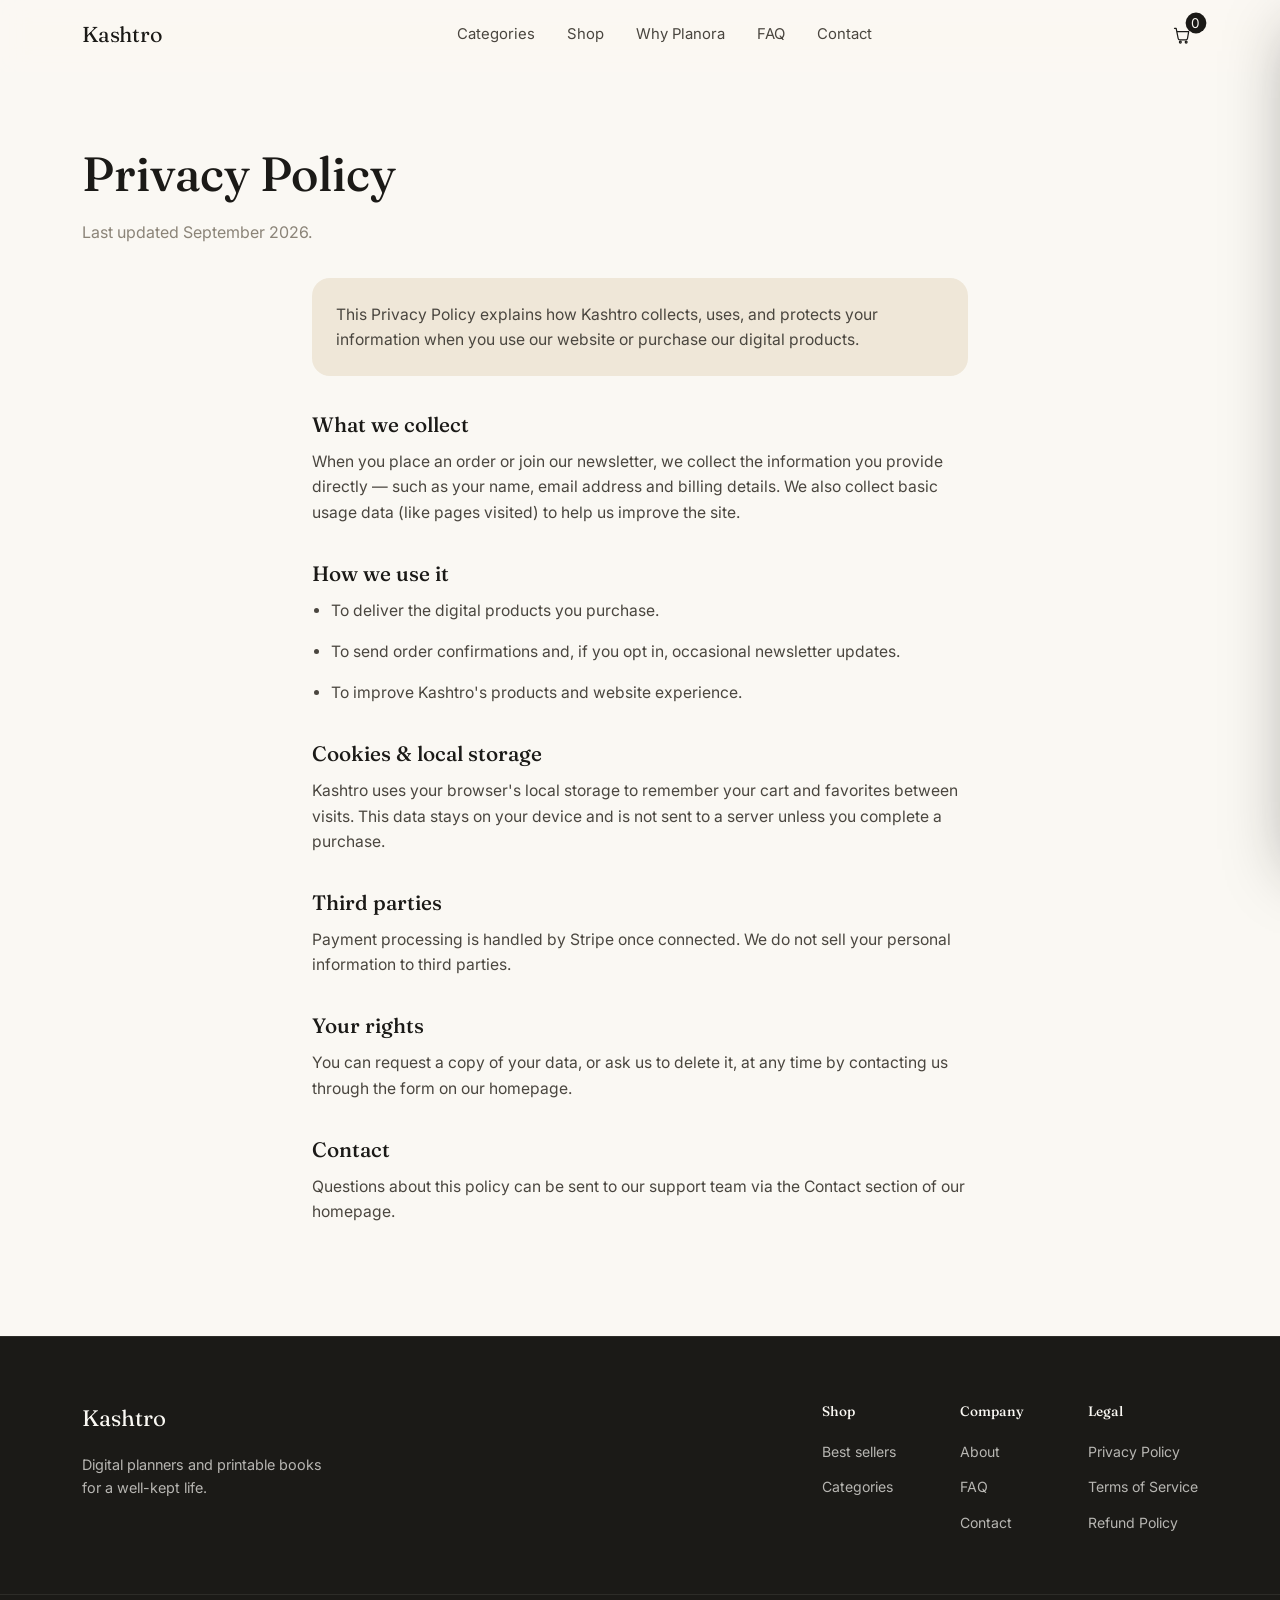
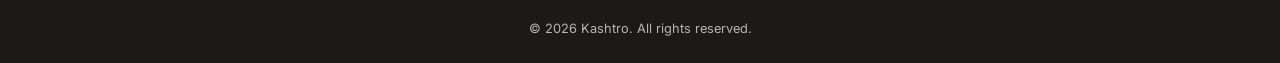
<file: privacy-policy.html>
<!DOCTYPE html>
<html lang="en">
<head>
  <meta charset="UTF-8">
  <meta name="viewport" content="width=device-width, initial-scale=1.0">
  <title>Privacy Policy — Kashtro</title>
  <meta name="description" content="How Kashtro collects, uses and protects your information.">
  <link rel="preconnect" href="https://fonts.googleapis.com">
  <link rel="preconnect" href="https://fonts.gstatic.com" crossorigin>
  <link href="https://fonts.googleapis.com/css2?family=Fraunces:opsz,wght@9..144,400;9..144,500;9..144,600&family=Inter:wght@400;500;600&display=swap" rel="stylesheet">
  <link rel="stylesheet" href="style.css">
</head>
<body>
  <a class="skip-link" href="#main">Skip to content</a>

  <header class="site-header" id="siteHeader">
    <div class="nav-wrap">
      <a href="index.html" class="logo">Kashtro</a>
      <nav class="nav-links" id="navLinks">
        <a href="index.html#categories">Categories</a>
        <a href="index.html#bestsellers">Shop</a>
        <a href="index.html#why">Why Planora</a>
        <a href="index.html#faq">FAQ</a>
        <a href="index.html#contact">Contact</a>
      </nav>
      <div class="nav-actions">
        <button class="cart-btn" id="cartBtn" aria-label="Open cart" aria-haspopup="true" aria-expanded="false">
          <svg width="20" height="20" viewBox="0 0 24 24" fill="none" stroke="currentColor" stroke-width="1.5">
            <path d="M3 4h2l2.4 12.2a2 2 0 0 0 2 1.6h7.2a2 2 0 0 0 2-1.6L20 8H6.2" stroke-linecap="round" stroke-linejoin="round"/>
            <circle cx="10" cy="20.5" r="1.1"/><circle cx="17" cy="20.5" r="1.1"/>
          </svg>
          <span class="cart-count" id="cartCount">0</span>
        </button>
        <button class="menu-toggle" id="menuToggle" aria-label="Open menu" aria-expanded="false" aria-controls="navLinks">
          <span></span><span></span><span></span>
        </button>
      </div>
    </div>
  </header>

  <main id="main">
    <div class="page-hero">
      <h1>Privacy Policy</h1>
      <p>Last updated September 2026.</p>
    </div>

    <div class="legal-content">
      <p class="legal-note">This Privacy Policy explains how Kashtro collects, uses, and protects your information when you use our website or purchase our digital products.</p>

      <h2>What we collect</h2>
      <p>When you place an order or join our newsletter, we collect the information you provide directly — such as your name, email address and billing details. We also collect basic usage data (like pages visited) to help us improve the site.</p>

      <h2>How we use it</h2>
      <ul>
        <li>To deliver the digital products you purchase.</li>
        <li>To send order confirmations and, if you opt in, occasional newsletter updates.</li>
        <li>To improve Kashtro's products and website experience.</li>
      </ul>

      <h2>Cookies &amp; local storage</h2>
      <p>Kashtro uses your browser's local storage to remember your cart and favorites between visits. This data stays on your device and is not sent to a server unless you complete a purchase.</p>

      <h2>Third parties</h2>
      <p>Payment processing is handled by Stripe once connected. We do not sell your personal information to third parties.</p>

      <h2>Your rights</h2>
      <p>You can request a copy of your data, or ask us to delete it, at any time by contacting us through the form on our homepage.</p>

      <h2>Contact</h2>
      <p>Questions about this policy can be sent to our support team via the <a href="index.html#contact">Contact section</a> of our homepage.</p>
    </div>
  </main>

  <footer class="site-footer">
    <div class="footer-inner">
      <div class="footer-brand">
        <p class="footer-logo">Kashtro</p>
        <p class="footer-tagline">Digital planners and printable books for a well-kept life.</p>
      </div>
      <div class="footer-links">
        <div class="footer-col">
          <h4>Shop</h4>
          <ul><li><a href="index.html#bestsellers">Best sellers</a></li><li><a href="index.html#categories">Categories</a></li></ul>
        </div>
        <div class="footer-col">
          <h4>Company</h4>
          <ul><li><a href="index.html#why">About</a></li><li><a href="index.html#faq">FAQ</a></li><li><a href="index.html#contact">Contact</a></li></ul>
        </div>
        <div class="footer-col">
          <h4>Legal</h4>
          <ul><li><a href="privacy-policy.html">Privacy Policy</a></li><li><a href="terms.html">Terms of Service</a></li><li><a href="refund-policy.html">Refund Policy</a></li></ul>
        </div>
      </div>
    </div>
    <div class="footer-bottom"><p>© 2026 Kashtro. All rights reserved.</p></div>
  </footer>

  <div class="drawer-overlay" id="cartOverlay"></div>
  <aside class="cart-drawer" id="cartDrawer" aria-hidden="true" aria-label="Shopping cart">
    <div class="cart-drawer-head">
      <h3>Your cart</h3>
      <button class="drawer-close" id="cartClose" aria-label="Close cart">
        <svg width="18" height="18" viewBox="0 0 24 24" fill="none" stroke="currentColor" stroke-width="1.6"><path d="M5 5l14 14M19 5L5 19" stroke-linecap="round"/></svg>
      </button>
    </div>
    <div class="cart-items" id="cartItems"></div>
    <p class="cart-empty" id="cartEmpty">Your cart is empty. Explore the collection and add something you'll love.</p>
    <div class="cart-drawer-foot">
      <div class="cart-subtotal"><span>Subtotal</span><span id="cartSubtotal">₹0</span></div>
      <a href="checkout.html" class="btn btn-primary cart-checkout-btn" id="cartCheckoutBtn">Checkout</a>
      <p class="cart-note">Taxes and download links calculated at checkout.</p>
    </div>
  </aside>

  <div class="toast" id="toast"></div>
  <script src="script.js"></script>
</body>
</html>
</file>
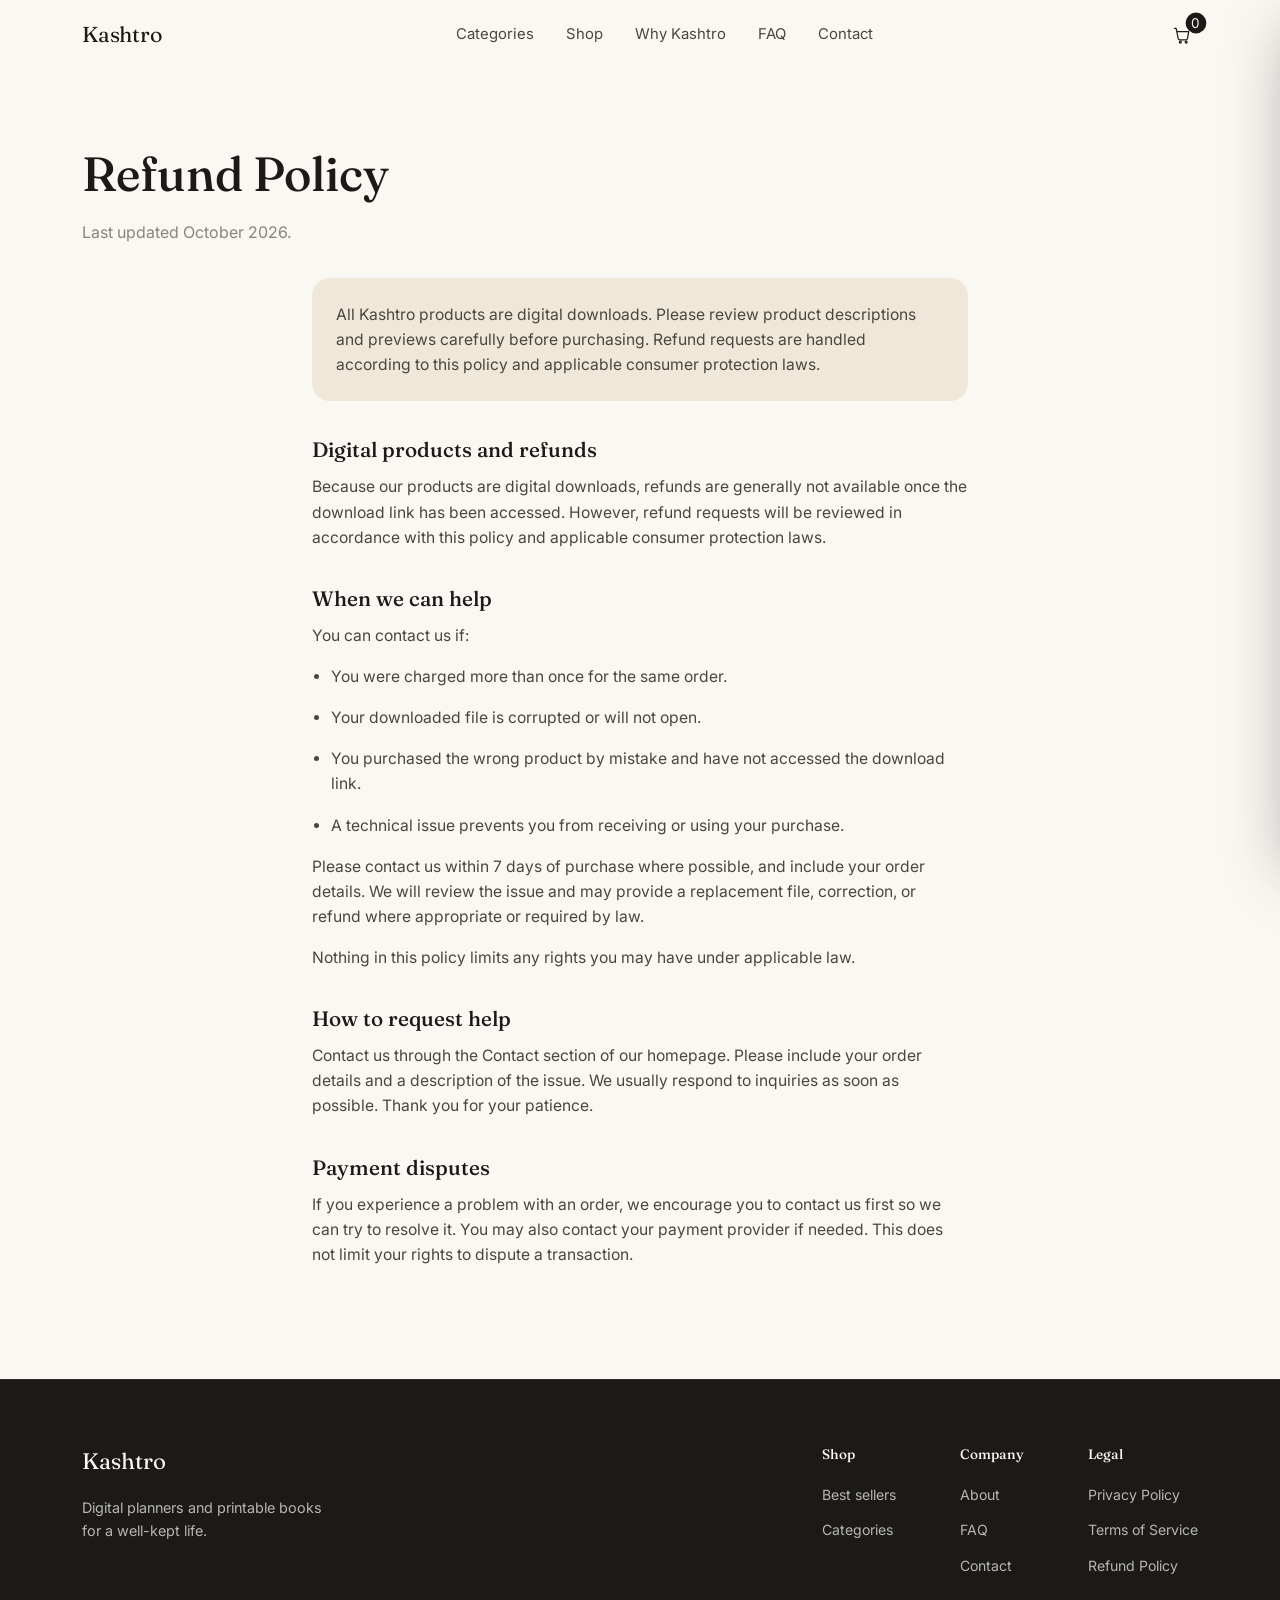
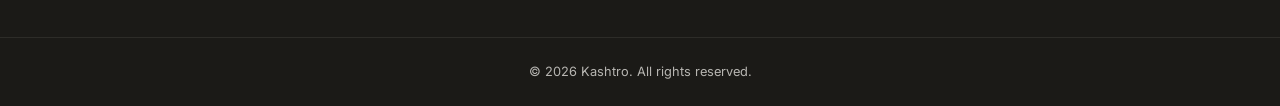
<file: refund-policy.html>
<!DOCTYPE html>
<html lang="en">
<head>
  <meta charset="UTF-8">
  <meta name="viewport" content="width=device-width, initial-scale=1.0">
  <title>Refund Policy — Kashtro</title>
  <meta name="description" content="Kashtro's refund policy for digital downloads.">
  <link rel="preconnect" href="https://fonts.googleapis.com">
  <link rel="preconnect" href="https://fonts.gstatic.com" crossorigin>
  <link href="https://fonts.googleapis.com/css2?family=Fraunces:opsz,wght@9..144,400;9..144,500;9..144,600&family=Inter:wght@400;500;600&display=swap" rel="stylesheet">
  <link rel="stylesheet" href="style.css">
</head>
<body>
  <a class="skip-link" href="#main">Skip to content</a>

  <header class="site-header" id="siteHeader">
    <div class="nav-wrap">
      <a href="index.html" class="logo">Kashtro</a>
      <nav class="nav-links" id="navLinks">
        <a href="index.html#categories">Categories</a>
        <a href="index.html#bestsellers">Shop</a>
        <a href="index.html#why">Why Kashtro</a>
        <a href="index.html#faq">FAQ</a>
        <a href="index.html#contact">Contact</a>
      </nav>
      <div class="nav-actions">
        <button class="cart-btn" id="cartBtn" aria-label="Open cart" aria-haspopup="true" aria-expanded="false">
          <svg width="20" height="20" viewBox="0 0 24 24" fill="none" stroke="currentColor" stroke-width="1.5">
            <path d="M3 4h2l2.4 12.2a2 2 0 0 0 2 1.6h7.2a2 2 0 0 0 2-1.6L20 8H6.2" stroke-linecap="round" stroke-linejoin="round"/>
            <circle cx="10" cy="20.5" r="1.1"/><circle cx="17" cy="20.5" r="1.1"/>
          </svg>
          <span class="cart-count" id="cartCount">0</span>
        </button>
        <button class="menu-toggle" id="menuToggle" aria-label="Open menu" aria-expanded="false" aria-controls="navLinks">
          <span></span><span></span><span></span>
        </button>
      </div>
    </div>
  </header>

  
<main id="main">
  <div class="page-hero">
    <h1>Refund Policy</h1>
    <p>Last updated October 2026.</p>
  </div>

  <div class="legal-content">
    <p class="legal-note">
      All Kashtro products are digital downloads. Please review
      product descriptions and previews carefully before purchasing.
      Refund requests are handled according to this policy and
      applicable consumer protection laws.
    </p>

    <h2>Digital products and refunds</h2>
    <p>
      Because our products are digital downloads, refunds are
      generally not available once the download link has been
      accessed. However, refund requests will be reviewed in
      accordance with this policy and applicable consumer
      protection laws.
    </p>

    <h2>When we can help</h2>
    <p>You can contact us if:</p>
    <ul>
      <li>You were charged more than once for the same order.</li>
      <li>Your downloaded file is corrupted or will not open.</li>
      <li>You purchased the wrong product by mistake and have not
      accessed the download link.</li>
      <li>A technical issue prevents you from receiving or using
      your purchase.</li>
    </ul>
    <p>
      Please contact us within 7 days of purchase where possible,
      and include your order details. We will review the issue and
      may provide a replacement file, correction, or refund where
      appropriate or required by law.
    </p>

    <p>
      Nothing in this policy limits any rights you may have under
      applicable law.
    </p>

    <h2>How to request help</h2>
    <p>
      Contact us through the
      <a href="index.html#contact">Contact section</a>
      of our homepage. Please include your order details and a
      description of the issue. We usually respond to inquiries
      as soon as possible. Thank you for your patience.
    </p>

    <h2>Payment disputes</h2>
    <p>
      If you experience a problem with an order, we encourage you
      to contact us first so we can try to resolve it. You may
      also contact your payment provider if needed. This does not
      limit your rights to dispute a transaction.
    </p>
  </div>
</main>

  <footer class="site-footer">
    <div class="footer-inner">
      <div class="footer-brand">
        <p class="footer-logo">Kashtro</p>
        <p class="footer-tagline">Digital planners and printable books for a well-kept life.</p>
      </div>
      <div class="footer-links">
        <div class="footer-col">
          <h4>Shop</h4>
          <ul><li><a href="index.html#bestsellers">Best sellers</a></li><li><a href="index.html#categories">Categories</a></li></ul>
        </div>
        <div class="footer-col">
          <h4>Company</h4>
          <ul><li><a href="index.html#why">About</a></li><li><a href="index.html#faq">FAQ</a></li><li><a href="index.html#contact">Contact</a></li></ul>
        </div>
        <div class="footer-col">
          <h4>Legal</h4>
          <ul><li><a href="privacy-policy.html">Privacy Policy</a></li><li><a href="terms.html">Terms of Service</a></li><li><a href="refund-policy.html">Refund Policy</a></li></ul>
        </div>
      </div>
    </div>
    <div class="footer-bottom"><p>© 2026 Kashtro. All rights reserved.</p></div>
  </footer>

  <div class="drawer-overlay" id="cartOverlay"></div>
  <aside class="cart-drawer" id="cartDrawer" aria-hidden="true" aria-label="Shopping cart">
    <div class="cart-drawer-head">
      <h3>Your cart</h3>
      <button class="drawer-close" id="cartClose" aria-label="Close cart">
        <svg width="18" height="18" viewBox="0 0 24 24" fill="none" stroke="currentColor" stroke-width="1.6"><path d="M5 5l14 14M19 5L5 19" stroke-linecap="round"/></svg>
      </button>
    </div>
    <div class="cart-items" id="cartItems"></div>
    <p class="cart-empty" id="cartEmpty">Your cart is empty. Explore the collection and add something you'll love.</p>
    <div class="cart-drawer-foot">
      <div class="cart-subtotal"><span>Subtotal</span><span id="cartSubtotal">₹0</span></div>
      <a href="checkout.html" class="btn btn-primary cart-checkout-btn" id="cartCheckoutBtn">Checkout</a>
      <p class="cart-note">Taxes and download links calculated at checkout.</p>
    </div>
  </aside>

  <div class="toast" id="toast"></div>
  <script src="script.js"></script>
</body>
</html>
</file>
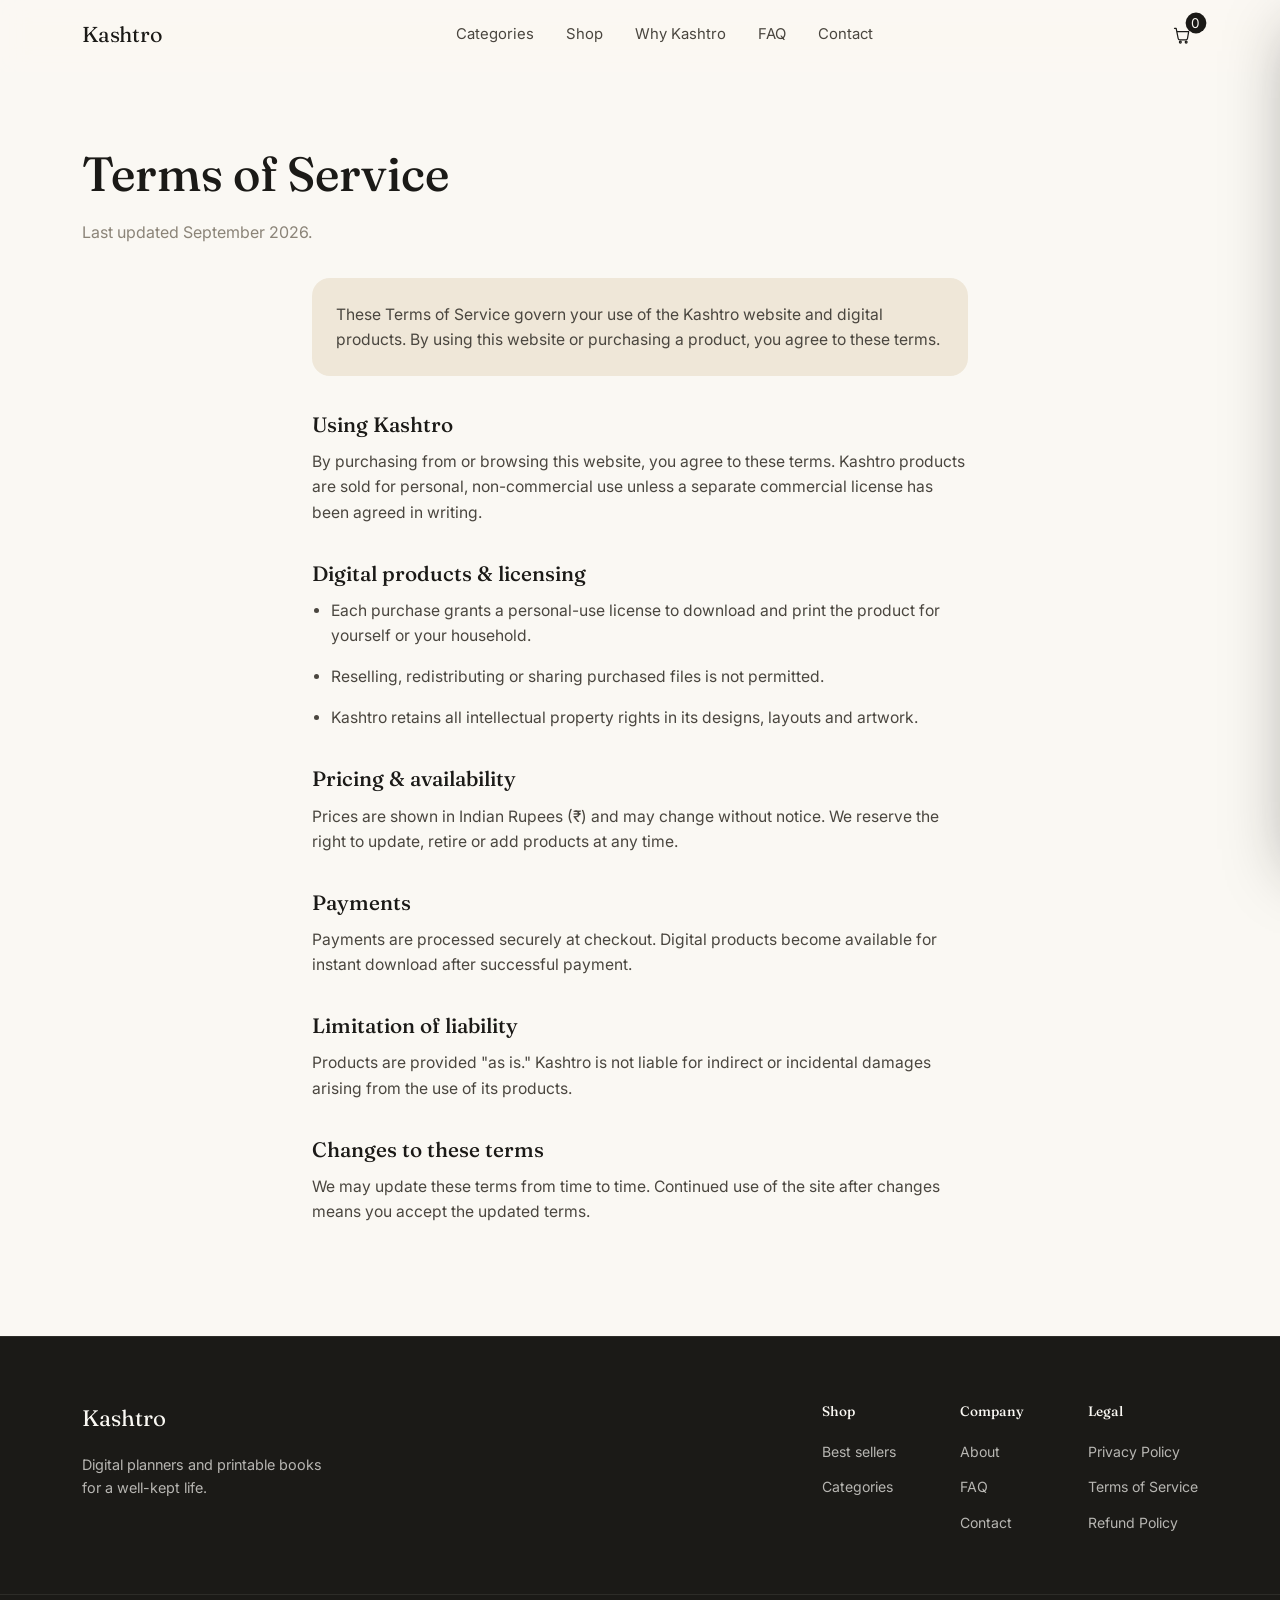
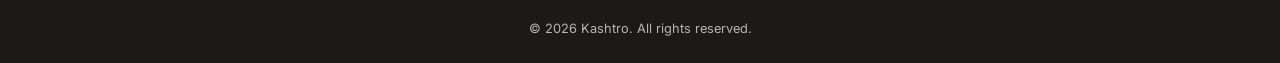
<file: terms.html>
<!DOCTYPE html>
<html lang="en">
<head>
  <meta charset="UTF-8">
  <meta name="viewport" content="width=device-width, initial-scale=1.0">
  <title>Terms of Service — Kashtro</title>
  <meta name="description" content="The terms that govern use of the Kashtro website and products.">
  <link rel="preconnect" href="https://fonts.googleapis.com">
  <link rel="preconnect" href="https://fonts.gstatic.com" crossorigin>
  <link href="https://fonts.googleapis.com/css2?family=Fraunces:opsz,wght@9..144,400;9..144,500;9..144,600&family=Inter:wght@400;500;600&display=swap" rel="stylesheet">
  <link rel="stylesheet" href="style.css">
</head>
<body>
  <a class="skip-link" href="#main">Skip to content</a>

  <header class="site-header" id="siteHeader">
    <div class="nav-wrap">
      <a href="index.html" class="logo">Kashtro</a>
      <nav class="nav-links" id="navLinks">
        <a href="index.html#categories">Categories</a>
        <a href="index.html#bestsellers">Shop</a>
        <a href="index.html#why">Why Kashtro</a>
        <a href="index.html#faq">FAQ</a>
        <a href="index.html#contact">Contact</a>
      </nav>
      <div class="nav-actions">
        <button class="cart-btn" id="cartBtn" aria-label="Open cart" aria-haspopup="true" aria-expanded="false">
          <svg width="20" height="20" viewBox="0 0 24 24" fill="none" stroke="currentColor" stroke-width="1.5">
            <path d="M3 4h2l2.4 12.2a2 2 0 0 0 2 1.6h7.2a2 2 0 0 0 2-1.6L20 8H6.2" stroke-linecap="round" stroke-linejoin="round"/>
            <circle cx="10" cy="20.5" r="1.1"/><circle cx="17" cy="20.5" r="1.1"/>
          </svg>
          <span class="cart-count" id="cartCount">0</span>
        </button>
        <button class="menu-toggle" id="menuToggle" aria-label="Open menu" aria-expanded="false" aria-controls="navLinks">
          <span></span><span></span><span></span>
        </button>
      </div>
    </div>
  </header>

  <main id="main">
    <div class="page-hero">
      <h1>Terms of Service</h1>
      <p>Last updated September 2026.</p>
    </div>

    <div class="legal-content">
      <p class="legal-note">These Terms of Service govern your use of the Kashtro website and digital products. By using this website or purchasing a product, you agree to these terms.</p>

      <h2>Using Kashtro</h2>
      <p>By purchasing from or browsing this website, you agree to these terms. Kashtro products are sold for personal, non-commercial use unless a separate commercial license has been agreed in writing.</p>

      <h2>Digital products &amp; licensing</h2>
      <ul>
        <li>Each purchase grants a personal-use license to download and print the product for yourself or your household.</li>
        <li>Reselling, redistributing or sharing purchased files is not permitted.</li>
        <li>Kashtro retains all intellectual property rights in its designs, layouts and artwork.</li>
      </ul>

      <h2>Pricing &amp; availability</h2>
      <p>Prices are shown in Indian Rupees (₹) and may change without notice. We reserve the right to update, retire or add products at any time.</p>

      <h2>Payments</h2>
      <p>Payments are processed securely at checkout. Digital products become available for instant download after successful payment.</p>

      <h2>Limitation of liability</h2>
      <p>Products are provided "as is." Kashtro is not liable for indirect or incidental damages arising from the use of its products.</p>

      <h2>Changes to these terms</h2>
      <p>We may update these terms from time to time. Continued use of the site after changes means you accept the updated terms.</p>
    </div>
  </main>

  <footer class="site-footer">
    <div class="footer-inner">
      <div class="footer-brand">
        <p class="footer-logo">Kashtro</p>
        <p class="footer-tagline">Digital planners and printable books for a well-kept life.</p>
      </div>
      <div class="footer-links">
        <div class="footer-col">
          <h4>Shop</h4>
          <ul><li><a href="index.html#bestsellers">Best sellers</a></li><li><a href="index.html#categories">Categories</a></li></ul>
        </div>
        <div class="footer-col">
          <h4>Company</h4>
          <ul><li><a href="index.html#why">About</a></li><li><a href="index.html#faq">FAQ</a></li><li><a href="index.html#contact">Contact</a></li></ul>
        </div>
        <div class="footer-col">
          <h4>Legal</h4>
          <ul><li><a href="privacy-policy.html">Privacy Policy</a></li><li><a href="terms.html">Terms of Service</a></li><li><a href="refund-policy.html">Refund Policy</a></li></ul>
        </div>
      </div>
    </div>
    <div class="footer-bottom"><p>© 2026 Kashtro. All rights reserved.</p></div>
  </footer>

  <div class="drawer-overlay" id="cartOverlay"></div>
  <aside class="cart-drawer" id="cartDrawer" aria-hidden="true" aria-label="Shopping cart">
    <div class="cart-drawer-head">
      <h3>Your cart</h3>
      <button class="drawer-close" id="cartClose" aria-label="Close cart">
        <svg width="18" height="18" viewBox="0 0 24 24" fill="none" stroke="currentColor" stroke-width="1.6"><path d="M5 5l14 14M19 5L5 19" stroke-linecap="round"/></svg>
      </button>
    </div>
    <div class="cart-items" id="cartItems"></div>
    <p class="cart-empty" id="cartEmpty">Your cart is empty. Explore the collection and add something you'll love.</p>
    <div class="cart-drawer-foot">
      <div class="cart-subtotal"><span>Subtotal</span><span id="cartSubtotal">₹0</span></div>
      <a href="checkout.html" class="btn btn-primary cart-checkout-btn" id="cartCheckoutBtn">Checkout</a>
      <p class="cart-note">Taxes and download links calculated at checkout.</p>
    </div>
  </aside>

  <div class="toast" id="toast"></div>
  <script src="script.js"></script>
</body>
</html>
</file>
<file: style.css>
/* =========================================================
   KASHTRO — Stylesheet
   Design language: Apple x Notion x minimal Scandinavian.
   Palette: black, off-white, soft beige. Generous spacing.
   ========================================================= */

/* ---------- 1. Design tokens ---------- */
:root {
  /* Color */
  --ink: #1b1a17;        /* near-black, warm undertone */
  --ink-soft: #4a463f;   /* secondary text on light bg */
  --paper: #faf8f3;      /* off-white background */
  --sand: #efe7d8;       /* soft beige surface */
  --sand-deep: #e1d5bd;  /* deeper beige for borders/accents */
  --stone: #8b8478;      /* muted taupe, tertiary text */
  --line: rgba(27, 26, 23, 0.1);
  --white: #ffffff;

  /* Type */
  --font-display: "Fraunces", Georgia, "Times New Roman", serif;
  --font-body: "Inter", -apple-system, BlinkMacSystemFont, "Segoe UI", sans-serif;

  /* Spacing scale (8px grid) */
  --space-1: 8px;
  --space-2: 16px;
  --space-3: 24px;
  --space-4: 32px;
  --space-5: 48px;
  --space-6: 64px;
  --space-7: 96px;
  --space-8: 140px;

  /* Layout */
  --max-width: 1180px;
  --radius-sm: 10px;
  --radius-md: 18px;
  --radius-lg: 28px;
  --shadow-card: 0 1px 2px rgba(27,26,23,0.04), 0 12px 32px -16px rgba(27,26,23,0.18);
  --ease: cubic-bezier(0.22, 1, 0.36, 1);
}

/* ---------- 2. Reset ---------- */
* { box-sizing: border-box; }
html {
  scroll-behavior: smooth;
}
body {
  margin: 0;
  background: var(--paper);
  color: var(--ink);
  font-family: var(--font-body);
  font-size: 16px;
  line-height: 1.6;
  -webkit-font-smoothing: antialiased;
}
img { max-width: 100%; display: block; }
ul { list-style: none; margin: 0; padding: 0; }
a { color: inherit; text-decoration: none; }
button { font-family: inherit; cursor: pointer; }
h1, h2, h3, h4 { font-family: var(--font-display); font-weight: 500; margin: 0; }
p { margin: 0; }

.skip-link {
  position: absolute;
  left: -999px;
  top: 0;
  background: var(--ink);
  color: var(--paper);
  padding: 12px 20px;
  z-index: 999;
}
.skip-link:focus { left: 12px; top: 12px; border-radius: var(--radius-sm); }

:focus-visible {
  outline: 2px solid var(--ink);
  outline-offset: 3px;
}

/* ---------- 3. Layout helpers ---------- */
section {
  max-width: var(--max-width);
  margin: 0 auto;
  padding: var(--space-7) var(--space-4);
  scroll-margin-top: 92px;
}
.section-head {
  max-width: 560px;
  margin-bottom: var(--space-5);
}
.section-head h2 {
  font-size: clamp(1.9rem, 3vw, 2.6rem);
  letter-spacing: -0.01em;
  margin-bottom: var(--space-1);
}
.section-head p {
  color: var(--stone);
  font-size: 1.05rem;
}

/* ---------- 4. Buttons ---------- */
.btn {
  display: inline-flex;
  align-items: center;
  justify-content: center;
  gap: 8px;
  padding: 15px 30px;
  border-radius: 100px;
  font-size: 0.95rem;
  font-weight: 500;
  border: 1px solid transparent;
  transition: transform 0.35s var(--ease), background 0.3s ease, color 0.3s ease, border-color 0.3s ease;
  white-space: nowrap;
}
.btn-primary {
  background: var(--ink);
  color: var(--paper);
}
.btn-primary:hover { background: #2f2c26; transform: translateY(-2px); }
.btn-secondary {
  background: transparent;
  color: var(--ink);
  border-color: var(--line);
}
.btn-secondary:hover { border-color: var(--ink); transform: translateY(-2px); }
.btn-buy {
  background: transparent;
  color: var(--ink);
  border: 1px solid var(--ink);
  padding: 10px 22px;
  font-size: 0.85rem;
}
.btn-buy:hover { background: var(--ink); color: var(--paper); }
.btn:active { transform: translateY(0); }

/* ---------- 5. Header / Nav ---------- */
.site-header {
  position: sticky;
  top: 0;
  z-index: 100;
  background: rgba(250, 248, 243, 0.82);
  backdrop-filter: saturate(180%) blur(14px);
  -webkit-backdrop-filter: saturate(180%) blur(14px);
  border-bottom: 1px solid transparent;
  transition: border-color 0.3s ease, box-shadow 0.3s ease;
}
.site-header.scrolled {
  border-bottom-color: var(--line);
  box-shadow: 0 1px 0 rgba(27,26,23,0.02);
}
.nav-wrap {
  max-width: var(--max-width);
  margin: 0 auto;
  padding: 18px var(--space-4);
  display: flex;
  align-items: center;
  justify-content: space-between;
}
.logo {
  font-family: var(--font-display);
  font-size: 1.35rem;
  letter-spacing: -0.01em;
}
.nav-links {
  display: flex;
  gap: var(--space-4);
}
.nav-links a {
  font-size: 0.93rem;
  color: var(--ink-soft);
  position: relative;
  padding: 4px 0;
  transition: color 0.25s ease;
}
.nav-links a:hover { color: var(--ink); }
.nav-links a::after {
  content: "";
  position: absolute;
  left: 0; right: 100%;
  bottom: -2px;
  height: 1px;
  background: var(--ink);
  transition: right 0.3s var(--ease);
}
.nav-links a:hover::after { right: 0; }

.nav-actions {
  display: flex;
  align-items: center;
  gap: var(--space-3);
}
.cart-btn {
  position: relative;
  background: none;
  border: none;
  color: var(--ink);
  padding: 6px;
  display: flex;
}
.cart-count {
  position: absolute;
  top: -4px;
  right: -6px;
  background: var(--ink);
  color: var(--paper);
  font-size: 0.65rem;
  min-width: 16px;
  height: 16px;
  border-radius: 50%;
  display: flex;
  align-items: center;
  justify-content: center;
  transition: transform 0.25s var(--ease);
}
.cart-count.bump { transform: scale(1.3); }

.menu-toggle {
  display: none;
  flex-direction: column;
  gap: 5px;
  background: none;
  border: none;
  padding: 6px;
}
.menu-toggle span {
  width: 22px;
  height: 1.5px;
  background: var(--ink);
  transition: transform 0.3s ease, opacity 0.3s ease;
}
.menu-toggle.open span:nth-child(1) { transform: translateY(6.5px) rotate(45deg); }
.menu-toggle.open span:nth-child(2) { opacity: 0; }
.menu-toggle.open span:nth-child(3) { transform: translateY(-6.5px) rotate(-45deg); }

/* ---------- 6. Hero ---------- */
.hero { padding-top: var(--space-7); }
.hero-inner {
  display: grid;
  grid-template-columns: 1.1fr 0.9fr;
  gap: var(--space-6);
  align-items: center;
}
.hero-title {
  font-size: clamp(2.8rem, 6vw, 4.6rem);
  line-height: 1.05;
  letter-spacing: -0.02em;
  margin-bottom: var(--space-3);
}
.hero-subtitle {
  max-width: 460px;
  font-size: 1.1rem;
  color: var(--ink-soft);
  margin-bottom: var(--space-4);
}
.hero-actions {
  display: flex;
  gap: var(--space-2);
  flex-wrap: wrap;
}

/* Hero visual — built as a small planner mockup, not a photo */
.hero-visual {
  position: relative;
  height: 420px;
}
.mock-card {
  position: absolute;
  background: var(--white);
  border-radius: var(--radius-md);
  box-shadow: var(--shadow-card);
  padding: var(--space-3);
  border: 1px solid var(--line);
}
.mock-calendar {
  width: 78%;
  top: 0;
  left: 0;
  transform: rotate(-3deg);
}
.mock-checklist {
  width: 62%;
  bottom: 0;
  right: 0;
  transform: rotate(3deg);
  background: var(--sand);
}
.mock-card-head {
  display: flex;
  justify-content: space-between;
  align-items: center;
  font-family: var(--font-display);
  font-size: 1rem;
  margin-bottom: var(--space-2);
  color: var(--ink);
}
.mock-dot {
  width: 8px; height: 8px;
  border-radius: 50%;
  background: var(--sand-deep);
}
.mock-grid {
  display: grid;
  grid-template-columns: repeat(7, 1fr);
  gap: 6px;
}
.mock-grid span {
  aspect-ratio: 1;
  border-radius: 4px;
  background: var(--sand);
}
.mock-grid span.filled { background: var(--ink); }
.mock-grid span.filled.soft { background: var(--sand-deep); }
.mock-list li {
  display: flex;
  align-items: center;
  gap: 10px;
  font-size: 0.88rem;
  padding: 6px 0;
  color: var(--ink-soft);
}
.mock-check {
  width: 15px; height: 15px;
  border-radius: 5px;
  border: 1.5px solid var(--stone);
  flex-shrink: 0;
}
.mock-check.checked {
  background: var(--ink);
  border-color: var(--ink);
}

/* ---------- 7. Featured categories ---------- */
.category-grid {
  display: grid;
  grid-template-columns: repeat(3, 1fr);
  gap: var(--space-3);
}
.category-card {
  background: var(--white);
  border: 1px solid var(--line);
  border-radius: var(--radius-md);
  padding: var(--space-2);
  transition: transform 0.4s var(--ease), box-shadow 0.4s var(--ease);
}
.category-card:hover {
  transform: translateY(-6px);
  box-shadow: var(--shadow-card);
}
.category-image {
  aspect-ratio: 4 / 3;
  border-radius: var(--radius-sm);
  background: linear-gradient(160deg, var(--tint, var(--sand)) 0%, var(--white) 100%);
  display: flex;
  align-items: center;
  justify-content: center;
  margin-bottom: var(--space-2);
  overflow: hidden;
  position: relative;
}
.category-image::before {
  content: "";
  position: absolute;
  inset: 0;
  background-image:
    linear-gradient(var(--line) 1px, transparent 1px),
    linear-gradient(90deg, var(--line) 1px, transparent 1px);
  background-size: 24px 24px;
  opacity: 0.5;
}
.placeholder-label {
  position: relative;
  z-index: 1;
  font-size: 0.78rem;
  text-align: center;
  color: var(--stone);
  line-height: 1.4;
  padding: 0 var(--space-2);
}
.category-card h3 {
  font-size: 1.15rem;
  margin-bottom: 6px;
}
.category-card p {
  color: var(--stone);
  font-size: 0.92rem;
}

/* ---------- 8. Best sellers ---------- */
.product-grid {
  display: grid;
  grid-template-columns: repeat(3, 1fr);
  gap: var(--space-3);
}
.product-card {
  background: var(--white);
  border: 1px solid var(--line);
  border-radius: var(--radius-md);
  overflow: hidden;
  transition: transform 0.4s var(--ease), box-shadow 0.4s var(--ease);
  display: flex;
  flex-direction: column;
}
.product-card:hover {
  transform: translateY(-6px);
  box-shadow: var(--shadow-card);
}
.product-image {
  aspect-ratio: 4 / 3;
  background: var(--sand);
  display: flex;
  align-items: center;
  justify-content: center;
  position: relative;
}
.product-image::before {
  content: "";
  position: absolute;
  inset: var(--space-2);
  border: 1px dashed var(--sand-deep);
  border-radius: var(--radius-sm);
}
.product-body {
  padding: var(--space-2) var(--space-3) var(--space-3);
  display: flex;
  flex-direction: column;
  flex: 1;
}
.product-card h3 {
  font-size: 1.1rem;
  margin-bottom: 6px;
}
.product-card p {
  color: var(--stone);
  font-size: 0.9rem;
  flex: 1;
}
.product-foot {
  display: flex;
  align-items: center;
  justify-content: space-between;
  margin-top: var(--space-2);
}
.price {
  font-family: var(--font-display);
  font-size: 1.15rem;
}

/* ---------- 9. Why Kashtro ---------- */
.why-grid {
  display: grid;
  grid-template-columns: repeat(3, 1fr);
  gap: var(--space-4);
}
.why-item {
  padding: var(--space-3);
  border-top: 1px solid var(--line);
}
.why-icon {
  display: inline-flex;
  color: var(--ink);
  margin-bottom: var(--space-2);
}
.why-item h3 {
  font-size: 1.15rem;
  margin-bottom: 8px;
}
.why-item p {
  color: var(--stone);
  font-size: 0.95rem;
}

/* ---------- 10. Testimonials ---------- */
.testimonial-grid {
  display: grid;
  grid-template-columns: repeat(3, 1fr);
  gap: var(--space-3);
}
.testimonial-card {
  background: var(--sand);
  border-radius: var(--radius-md);
  padding: var(--space-4) var(--space-3);
  margin: 0;
}
.testimonial-card p {
  font-family: var(--font-display);
  font-size: 1.15rem;
  line-height: 1.5;
  color: var(--ink);
  margin-bottom: var(--space-3);
}
.testimonial-card footer {
  display: flex;
  flex-direction: column;
  font-size: 0.85rem;
}
.t-name { font-weight: 500; color: var(--ink); }
.t-role { color: var(--stone); }

/* Honest placeholder shown until real reviews are collected —
   spans the grid so it doesn't look like an empty slot. */
.testimonial-placeholder {
  grid-column: 1 / -1;
  background: var(--sand);
  border-radius: var(--radius-md);
  padding: var(--space-5) var(--space-4);
  text-align: center;
}
.testimonial-placeholder p {
  max-width: 480px;
  margin: 0 auto;
  color: var(--ink-soft);
  font-size: 1rem;
  line-height: 1.6;
}

/* ---------- 11. Newsletter ---------- */
.newsletter {
  max-width: none;
  background: var(--ink);
  color: var(--paper);
  padding: var(--space-7) var(--space-4);
}
.newsletter-inner {
  max-width: 560px;
  margin: 0 auto;
  text-align: center;
}
.newsletter-inner h2 {
  color: var(--paper);
  font-size: clamp(1.8rem, 3vw, 2.4rem);
  margin-bottom: var(--space-1);
}
.newsletter-inner p {
  color: rgba(250,248,243,0.65);
  margin-bottom: var(--space-3);
}
.newsletter-form {
  display: flex;
  gap: 10px;
  justify-content: center;
  flex-wrap: wrap;
}
.newsletter-input {
  flex: 1;
  min-width: 240px;
  max-width: 320px;
  padding: 15px 20px;
  border-radius: 100px;
  border: 1px solid rgba(250,248,243,0.25);
  background: rgba(250,248,243,0.06);
  color: var(--paper);
  font-size: 0.95rem;
}
.newsletter-input::placeholder { color: rgba(250,248,243,0.45); }
.newsletter-input:focus { outline: none; border-color: var(--paper); }
.newsletter-form .btn-primary {
  background: var(--paper);
  color: var(--ink);
}
.newsletter-form .btn-primary:hover { background: var(--sand); }
.form-message {
  margin-top: var(--space-2);
  font-size: 0.88rem;
  min-height: 1.2em;
  color: rgba(250,248,243,0.85);
}
.form-message.error { color: #e8a19a; }

/* ---------- 11.5 Contact ---------- */
.contact-inner {
  max-width: 480px;
  margin: 0 auto;
  text-align: center;
}
.contact-inner h2 {
  font-size: clamp(1.8rem, 3vw, 2.4rem);
  margin-bottom: var(--space-4);
}
.contact-email-btn {
  display: inline-flex;
}
.contact-note {
  margin-top: var(--space-2);
  color: var(--stone);
  font-size: 0.92rem;
}

/* ---------- 12. Footer ---------- */
.site-footer {
  background: var(--ink);
  color: rgba(250,248,243,0.7);
  border-top: 1px solid rgba(250,248,243,0.08);
}
.footer-inner {
  max-width: var(--max-width);
  margin: 0 auto;
  padding: var(--space-6) var(--space-4) var(--space-5);
  display: flex;
  justify-content: space-between;
  gap: var(--space-5);
  flex-wrap: wrap;
}
.footer-logo {
  font-family: var(--font-display);
  font-size: 1.4rem;
  color: var(--paper);
  margin-bottom: var(--space-2);
}
.footer-tagline {
  max-width: 260px;
  font-size: 0.9rem;
}
.footer-links {
  display: flex;
  gap: var(--space-6);
}
.footer-col h4 {
  color: var(--paper);
  font-size: 0.85rem;
  font-weight: 500;
  margin-bottom: var(--space-2);
}
.footer-col li { margin-bottom: 10px; }
.footer-col a { font-size: 0.88rem; transition: color 0.25s ease; }
.footer-col a:hover { color: var(--paper); }
.footer-bottom {
  border-top: 1px solid rgba(250,248,243,0.08);
  text-align: center;
  padding: var(--space-3);
  font-size: 0.8rem;
}

/* ---------- 13. Scroll reveal ---------- */
.reveal {
  opacity: 0;
  transform: translateY(24px);
  transition: opacity 0.7s var(--ease), transform 0.7s var(--ease);
}
.reveal.in-view {
  opacity: 1;
  transform: translateY(0);
}

/* ---------- 14. Toast ---------- */
.toast {
  position: fixed;
  bottom: 28px;
  left: 50%;
  transform: translateX(-50%) translateY(20px);
  background: var(--ink);
  color: var(--paper);
  padding: 14px 24px;
  border-radius: 100px;
  font-size: 0.9rem;
  opacity: 0;
  pointer-events: none;
  transition: opacity 0.35s ease, transform 0.35s ease;
  z-index: 200;
  box-shadow: var(--shadow-card);
}
.toast.show {
  opacity: 1;
  transform: translateX(-50%) translateY(0);
}

/* ---------- 15. Reduced motion ---------- */
@media (prefers-reduced-motion: reduce) {
  html { scroll-behavior: auto; }
  .reveal { opacity: 1; transform: none; transition: none; }
  * { animation-duration: 0.01ms !important; transition-duration: 0.01ms !important; }
}

/* ---------- 16. Responsive ---------- */
@media (max-width: 980px) {
  .hero-inner { grid-template-columns: 1fr; }
  .hero-visual { height: 340px; margin-top: var(--space-3); }
  .category-grid, .product-grid, .why-grid, .testimonial-grid {
    grid-template-columns: repeat(2, 1fr);
  }
}

@media (max-width: 720px) {
  section { padding: var(--space-6) var(--space-3); }

  .nav-links {
    position: fixed;
    top: 68px;
    left: 0;
    right: 0;
    background: var(--paper);
    flex-direction: column;
    padding: var(--space-3);
    gap: var(--space-2);
    border-bottom: 1px solid var(--line);
    transform: translateY(-130%);
    transition: transform 0.35s var(--ease);
  }
  .nav-links.open { transform: translateY(0); }
  .menu-toggle { display: flex; }

  .category-grid, .product-grid, .why-grid, .testimonial-grid {
    grid-template-columns: 1fr;
  }
  .footer-inner { flex-direction: column; gap: var(--space-4); }
  .footer-links { gap: var(--space-4); flex-wrap: wrap; }
  .hero-actions { flex-direction: column; align-items: stretch; }
  .hero-actions .btn { text-align: center; }
}

/* =========================================================
   17. NEW FUNCTIONALITY — added on top of the original design.
   Same tokens (--ink, --paper, --sand, --stone, --radius-*,
   --shadow-card, --space-*, --ease) so nothing here introduces
   a new visual language — only new interactive components.
   ========================================================= */

/* ---------- 17.1 Shared overlay for drawer + modal ---------- */
.drawer-overlay {
  position: fixed;
  inset: 0;
  background: rgba(27, 26, 23, 0.4);
  backdrop-filter: blur(2px);
  opacity: 0;
  pointer-events: none;
  transition: opacity 0.35s var(--ease);
  z-index: 300;
}
.drawer-overlay.show {
  opacity: 1;
  pointer-events: auto;
}
body.no-scroll { overflow: hidden; }

/* ---------- 17.2 Slide-out cart drawer ---------- */
.cart-drawer {
  position: fixed;
  top: 0;
  right: 0;
  bottom: 0;
  width: min(420px, 92vw);
  background: var(--paper);
  border-left: 1px solid var(--line);
  z-index: 301;
  display: flex;
  flex-direction: column;
  transform: translateX(100%);
  transition: transform 0.45s var(--ease);
  box-shadow: -20px 0 60px -30px rgba(27,26,23,0.35);
}
.cart-drawer.open { transform: translateX(0); }

.cart-drawer-head {
  display: flex;
  align-items: center;
  justify-content: space-between;
  padding: var(--space-3) var(--space-3) var(--space-2);
  border-bottom: 1px solid var(--line);
}
.cart-drawer-head h3 {
  font-size: 1.3rem;
}
.drawer-close {
  background: none;
  border: none;
  color: var(--ink);
  padding: 8px;
  border-radius: 50%;
  display: flex;
  transition: background 0.25s ease;
}
.drawer-close:hover { background: var(--sand); }

.cart-items {
  flex: 1;
  overflow-y: auto;
  padding: var(--space-2) var(--space-3);
  display: flex;
  flex-direction: column;
  gap: var(--space-2);
}
.cart-line {
  display: grid;
  grid-template-columns: 64px 1fr auto;
  gap: var(--space-2);
  align-items: center;
  padding-bottom: var(--space-2);
  border-bottom: 1px solid var(--line);
}
.cart-line-thumb {
  width: 64px;
  height: 64px;
  border-radius: var(--radius-sm);
  background: var(--sand);
  display: flex;
  align-items: center;
  justify-content: center;
  font-family: var(--font-display);
  font-size: 0.75rem;
  color: var(--stone);
  text-align: center;
  line-height: 1.2;
  flex-shrink: 0;
}
.cart-line-name {
  font-size: 0.95rem;
  margin-bottom: 4px;
}
.cart-line-price {
  color: var(--stone);
  font-size: 0.85rem;
}
.cart-line-qty {
  display: flex;
  align-items: center;
  gap: 8px;
  margin-top: 8px;
}
.qty-btn {
  width: 22px;
  height: 22px;
  border-radius: 50%;
  border: 1px solid var(--line);
  background: var(--white);
  display: flex;
  align-items: center;
  justify-content: center;
  font-size: 0.9rem;
  line-height: 1;
  color: var(--ink);
}
.qty-btn:hover { border-color: var(--ink); }
.cart-line-remove {
  justify-self: end;
  align-self: start;
  background: none;
  border: none;
  color: var(--stone);
  font-size: 0.78rem;
  text-decoration: underline;
  text-underline-offset: 3px;
}
.cart-line-remove:hover { color: var(--ink); }

.cart-empty {
  padding: var(--space-5) var(--space-3);
  text-align: center;
  color: var(--stone);
  font-size: 0.92rem;
  display: none;
}
.cart-drawer.is-empty .cart-empty { display: block; }

.cart-drawer-foot {
  border-top: 1px solid var(--line);
  padding: var(--space-3);
}
.cart-subtotal {
  display: flex;
  justify-content: space-between;
  font-family: var(--font-display);
  font-size: 1.15rem;
  margin-bottom: var(--space-2);
}
.cart-checkout-btn {
  width: 100%;
  text-align: center;
}
.cart-note {
  color: var(--stone);
  font-size: 0.78rem;
  text-align: center;
  margin-top: 10px;
}

/* ---------- 17.3 Favorites heart ---------- */
.product-image { position: relative; }
.fav-btn {
  position: absolute;
  top: 12px;
  right: 12px;
  width: 34px;
  height: 34px;
  border-radius: 50%;
  background: rgba(250, 248, 243, 0.9);
  border: 1px solid var(--line);
  display: flex;
  align-items: center;
  justify-content: center;
  color: var(--ink);
  transition: transform 0.25s var(--ease), background 0.25s ease;
  z-index: 2;
}
.fav-btn svg { width: 16px; height: 16px; transition: fill 0.25s ease; }
.fav-btn:hover { transform: scale(1.08); }
.fav-btn.active svg { fill: var(--ink); }
.fav-btn.bump { animation: favBump 0.35s var(--ease); }
@keyframes favBump {
  0% { transform: scale(1); }
  40% { transform: scale(1.25); }
  100% { transform: scale(1); }
}

.modal-fav-btn {
  position: static;
  width: 48px;
  height: 48px;
  background: var(--sand);
  border-color: var(--sand-deep);
}

/* ---------- 17.4 Shop controls: filter pills + search ---------- */
.shop-controls {
  display: flex;
  flex-wrap: wrap;
  align-items: center;
  justify-content: space-between;
  gap: var(--space-2);
  margin-bottom: var(--space-4);
}
.filter-pills {
  display: flex;
  gap: 8px;
  flex-wrap: wrap;
}
.filter-pill {
  background: var(--white);
  border: 1px solid var(--line);
  color: var(--ink-soft);
  padding: 9px 18px;
  border-radius: 100px;
  font-size: 0.85rem;
  transition: background 0.25s ease, color 0.25s ease, border-color 0.25s ease;
}
.filter-pill:hover { border-color: var(--ink); color: var(--ink); }
.filter-pill.active {
  background: var(--ink);
  border-color: var(--ink);
  color: var(--paper);
}
.search-wrap {
  display: flex;
  align-items: center;
  gap: 8px;
  background: var(--white);
  border: 1px solid var(--line);
  border-radius: 100px;
  padding: 9px 16px;
  min-width: 220px;
  color: var(--stone);
}
.search-input {
  border: none;
  background: none;
  outline: none;
  font-family: var(--font-body);
  font-size: 0.88rem;
  color: var(--ink);
  width: 100%;
}
.search-input::placeholder { color: var(--stone); }
.search-input::-webkit-search-cancel-button { display: none; }

.product-card { cursor: pointer; }
.product-card.is-hidden { display: none; }
.empty-state {
  color: var(--stone);
  font-size: 0.95rem;
  padding: var(--space-4) 0;
  text-align: center;
}

/* ---------- 17.5 Product detail modal ---------- */
.product-modal {
  position: fixed;
  top: 50%;
  left: 50%;
  transform: translate(-50%, -48%);
  width: min(880px, 92vw);
  max-height: 88vh;
  overflow-y: auto;
  background: var(--paper);
  border-radius: var(--radius-lg);
  box-shadow: var(--shadow-card);
  z-index: 302;
  opacity: 0;
  pointer-events: none;
  transition: opacity 0.35s var(--ease), transform 0.35s var(--ease);
  padding: var(--space-4);
}
.product-modal.open {
  opacity: 1;
  pointer-events: auto;
  transform: translate(-50%, -50%);
}
.modal-close {
  position: absolute;
  top: var(--space-2);
  right: var(--space-2);
  z-index: 2;
  background: var(--white);
  border: 1px solid var(--line);
}
.modal-grid {
  display: grid;
  grid-template-columns: 1.1fr 1fr;
  gap: var(--space-4);
  align-items: start;
}
.modal-gallery { }
.gallery-viewport {
  aspect-ratio: 4 / 3;
  border-radius: var(--radius-md);
  background: var(--sand);
  position: relative;
  overflow: hidden;
  border: 1px solid var(--line);
}

.gallery-page {
  position: absolute;
  inset: 0;
  display: flex;
  align-items: center;
  justify-content: center;
  flex-direction: column;
  gap: 6px;
  opacity: 0;
  transition: opacity 0.3s ease;
  font-family: var(--font-display);
  color: var(--stone);
  text-align: center;
  padding: 6px;
  box-sizing: border-box;
}

.gallery-page.active {
  opacity: 1;
}

.gallery-page img {
  display: block;
  width: 100%;
  height: 100%;
  object-fit: contain;
  object-position: center;
}
.gallery-controls {
  display: flex;
  align-items: center;
  justify-content: center;
  gap: var(--space-2);
  margin-top: var(--space-2);
}
.gallery-nav {
  width: 32px;
  height: 32px;
  border-radius: 50%;
  border: 1px solid var(--line);
  background: var(--white);
  display: flex;
  align-items: center;
  justify-content: center;
  color: var(--ink);
}
.gallery-nav:hover { border-color: var(--ink); }
.gallery-dots {
  display: flex;
  gap: 6px;
}
.gallery-dots span {
  width: 6px;
  height: 6px;
  border-radius: 50%;
  background: var(--sand-deep);
  transition: background 0.25s ease, transform 0.25s ease;
}
.gallery-dots span.active {
  background: var(--ink);
  transform: scale(1.2);
}
.gallery-caption {
  text-align: center;
  color: var(--stone);
  font-size: 0.82rem;
  margin-top: var(--space-1);
}

.modal-info h3 {
  font-size: 1.7rem;
  margin-bottom: var(--space-1);
}
.modal-description {
  color: var(--ink-soft);
  margin-bottom: var(--space-2);
}
.modal-price {
  font-family: var(--font-display);
  font-size: 1.6rem;
  margin-bottom: var(--space-3);
}
.modal-actions {
  display: flex;
  gap: var(--space-2);
  margin-bottom: var(--space-3);
}
.modal-actions .btn-primary { flex: 1; }
.modal-meta {
  border-top: 1px solid var(--line);
  padding-top: var(--space-2);
}
.modal-meta li {
  font-size: 0.88rem;
  color: var(--stone);
  padding: 4px 0;
  padding-left: 18px;
  position: relative;
}
.modal-meta li::before {
  content: "";
  position: absolute;
  left: 0;
  top: 12px;
  width: 6px;
  height: 6px;
  border-radius: 50%;
  background: var(--sand-deep);
}

/* ---------- 17.6 FAQ accordion ---------- */
.faq-list {
  max-width: 720px;
}
.faq-item {
  border-top: 1px solid var(--line);
}
.faq-item:last-child { border-bottom: 1px solid var(--line); }
.faq-question {
  width: 100%;
  background: none;
  border: none;
  display: flex;
  align-items: center;
  justify-content: space-between;
  gap: var(--space-2);
  padding: var(--space-3) 4px;
  text-align: left;
  font-family: var(--font-display);
  font-size: 1.08rem;
  color: var(--ink);
}
.faq-icon {
  position: relative;
  width: 16px;
  height: 16px;
  flex-shrink: 0;
}
.faq-icon::before, .faq-icon::after {
  content: "";
  position: absolute;
  background: var(--ink);
  transition: transform 0.3s var(--ease);
}
.faq-icon::before { top: 7px; left: 0; width: 16px; height: 1.4px; }
.faq-icon::after { top: 0; left: 7px; width: 1.4px; height: 16px; }
.faq-question[aria-expanded="true"] .faq-icon::after { transform: rotate(90deg); }

.faq-answer {
  display: grid;
  grid-template-rows: 0fr;
  transition: grid-template-rows 0.4s var(--ease);
}
.faq-answer p {
  overflow: hidden;
  color: var(--stone);
  font-size: 0.95rem;
  padding-right: var(--space-5);
}
.faq-item.open .faq-answer {
  grid-template-rows: 1fr;
}
.faq-item.open .faq-answer p {
  padding-bottom: var(--space-3);
}
/* grid-template-rows animation needs a min-height:0 child wrapper */
.faq-answer { min-height: 0; }
.faq-answer > p { min-height: 0; }

/* ---------- 17.7 Legal / checkout pages (shared chrome) ---------- */
.page-hero {
  padding: var(--space-6) var(--space-4) var(--space-4);
  max-width: var(--max-width);
  margin: 0 auto;
}
.page-hero h1 {
  font-size: clamp(2.2rem, 4vw, 3rem);
  margin-bottom: var(--space-1);
}
.page-hero p { color: var(--stone); }
.legal-content {
  max-width: 720px;
  margin: 0 auto;
  padding: 0 var(--space-4) var(--space-7);
}
.legal-content h2 {
  font-size: 1.3rem;
  margin-top: var(--space-4);
  margin-bottom: var(--space-1);
}
.legal-content p, .legal-content li {
  color: var(--ink-soft);
  font-size: 0.98rem;
  margin-bottom: var(--space-2);
}
.legal-content ul { padding-left: 1.2em; list-style: disc; }
.legal-note {
  background: var(--sand);
  border-radius: var(--radius-md);
  padding: var(--space-3);
  font-size: 0.88rem;
  color: var(--ink-soft);
  margin-bottom: var(--space-4);
}

/* Checkout layout */
.checkout {
  max-width: var(--max-width);
  margin: 0 auto;
  padding: var(--space-6) var(--space-4) var(--space-8);
  display: grid;
  grid-template-columns: 1.1fr 0.9fr;
  gap: var(--space-5);
  align-items: start;
}
.checkout-form-card, .checkout-summary {
  background: var(--white);
  border: 1px solid var(--line);
  border-radius: var(--radius-md);
  padding: var(--space-4);
}
.checkout-form-card h2, .checkout-summary h2 {
  font-size: 1.25rem;
  margin-bottom: var(--space-3);
}
.form-row {
  display: grid;
  grid-template-columns: 1fr 1fr;
  gap: var(--space-2);
  margin-bottom: var(--space-2);
}
.form-field { margin-bottom: var(--space-2); }
.form-field label {
  display: block;
  font-size: 0.82rem;
  color: var(--stone);
  margin-bottom: 6px;
}
.form-field input {
  width: 100%;
  padding: 12px 14px;
  border-radius: var(--radius-sm);
  border: 1px solid var(--line);
  background: var(--paper);
  font-family: var(--font-body);
  font-size: 0.95rem;
  color: var(--ink);
}
.form-field input:focus { outline: none; border-color: var(--ink); }

.payment-block {
  border: 1px dashed var(--sand-deep);
  border-radius: var(--radius-sm);
  padding: var(--space-3);
  margin: var(--space-3) 0;
  background: var(--sand);
  color: var(--ink-soft);
  font-size: 0.88rem;
}
/*
  STRIPE INTEGRATION POINT
  ------------------------
  This #stripe-payment-element div is where Stripe Elements should mount.
  See script.js for the corresponding integration comment.
*/
#stripe-payment-element {
  min-height: 44px;
  margin-top: var(--space-2);
}

.checkout-line {
  display: flex;
  justify-content: space-between;
  font-size: 0.92rem;
  padding: 8px 0;
  border-bottom: 1px solid var(--line);
  color: var(--ink-soft);
}
.checkout-total {
  display: flex;
  justify-content: space-between;
  font-family: var(--font-display);
  font-size: 1.3rem;
  padding-top: var(--space-2);
}
.checkout-empty {
  color: var(--stone);
  font-size: 0.92rem;
  padding: var(--space-3) 0;
}
.pay-btn { width: 100%; margin-top: var(--space-3); }
.secure-note {
  font-size: 0.78rem;
  color: var(--stone);
  text-align: center;
  margin-top: var(--space-2);
}

@media (max-width: 900px) {
  .modal-grid { grid-template-columns: 1fr; }
  .checkout { grid-template-columns: 1fr; }
}
@media (max-width: 600px) {
  .form-row { grid-template-columns: 1fr; }
  .shop-controls { flex-direction: column; align-items: stretch; }
  .search-wrap { min-width: 0; }
}


/* CONTACT SECTION */
.contact-inner{
  max-width:480px;
  margin:0 auto;
  text-align:center;
}

.contact-inner .section-head{
  margin-bottom:32px;
}

.contact-email-btn{
  display:inline-flex;
}

.contact-note{
  margin-top:16px;
  color:var(--stone);
  font-size:.92rem;
}

.contact{
  padding-top:80px;
}

.contact-note{
  margin-top:20px;
}


/* Remove the default blue tap flash on mobile */
button,
a,
[role="button"] {
  -webkit-tap-highlight-color: transparent;
}


/* Prevent tap and focus colour flashes on buttons */
button,
a,
[role="button"] {
  -webkit-tap-highlight-color: transparent;
  outline-color: transparent;
}


.logo {
  display: inline-flex;
  align-items: center;
  gap: 12px;
}

.logo-icon {
  width: 48px;
  height: 48px;
  object-fit: contain;
  flex-shrink: 0;
}


.logo-divider {
  width: 1px;
  height: 38px;
  background-color: currentColor;
  flex-shrink: 0;
}

.explore-coming-soon {
  display: block;
  width: 100%;
  height: auto;
  object-fit: contain;
  background: #faf8f3;
}
</file>
